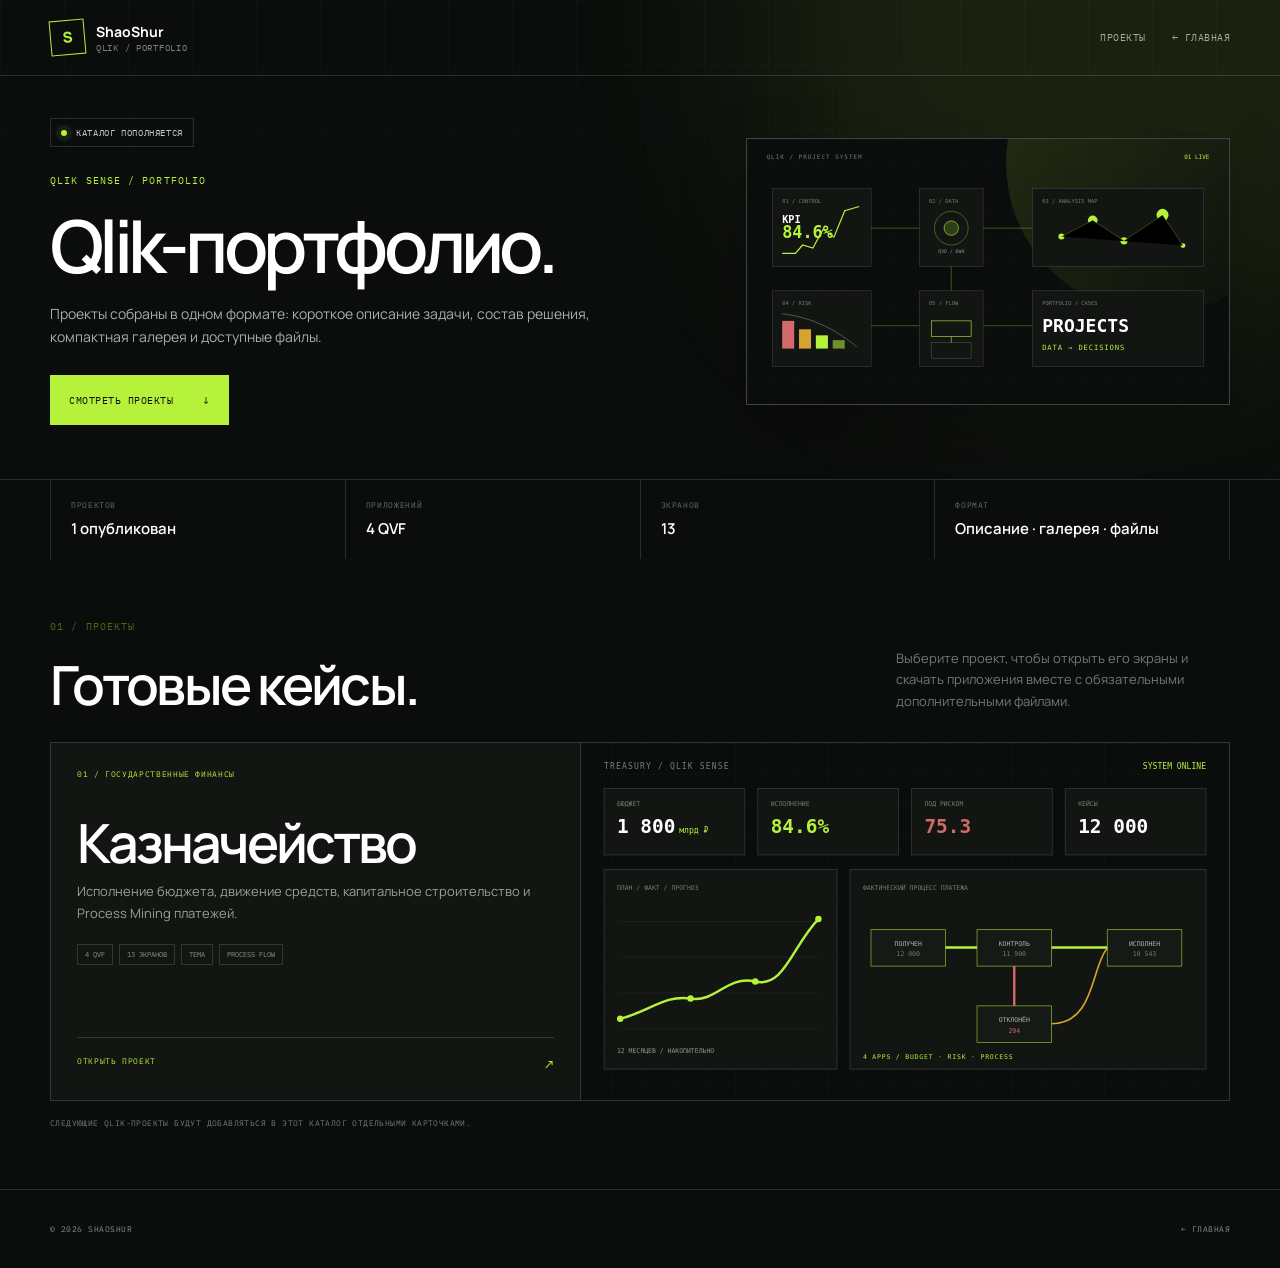
<file: portfolio/index.html>
<!doctype html>
<html lang="ru">
<head>
  <meta charset="UTF-8">
  <meta name="viewport" content="width=device-width, initial-scale=1.0">
  <meta name="theme-color" content="#0b0d0c">
  <meta name="description" content="Портфолио Qlik Sense Павла Шурмистрова: проекты, интерфейсы, галереи и готовые приложения.">
  <meta property="og:type" content="website">
  <meta property="og:locale" content="ru_RU">
  <meta property="og:title" content="Портфолио Qlik Sense | ShaoShur">
  <meta property="og:description" content="Каталог Qlik Sense-проектов с кратким описанием, экранами и файлами.">
  <meta property="og:url" content="https://shaoshur.com/portfolio/">
  <link rel="canonical" href="https://shaoshur.com/portfolio/">
  <link rel="icon" href="../assets/favicon.svg" type="image/svg+xml">
  <link rel="preconnect" href="https://fonts.googleapis.com">
  <link rel="preconnect" href="https://fonts.gstatic.com" crossorigin>
  <link href="https://fonts.googleapis.com/css2?family=IBM+Plex+Mono:wght@400;500&family=Manrope:wght@400;500;600;700;800&display=swap" rel="stylesheet">
  <title>Портфолио Qlik Sense | ShaoShur</title>
  <script>document.documentElement.classList.add('js')</script>
  <link rel="stylesheet" href="../assets/detail.css">
  <link rel="stylesheet" href="../assets/portfolio.css">
</head>
<body class="portfolio-page">
  <a class="skip-link" href="#main">К содержанию</a>

  <header class="detail-header">
    <div class="container">
      <a class="detail-brand" href="../index.html" aria-label="ShaoShur — на главную">
        <span class="detail-brand-mark">S</span>
        <span class="detail-brand-copy"><strong>ShaoShur</strong><small>Qlik / Portfolio</small></span>
      </a>
      <nav class="detail-nav" aria-label="Навигация страницы">
        <a href="#projects">Проекты</a>
        <a class="back-link" href="../index.html#portfolio">← Главная</a>
      </nav>
    </div>
  </header>

  <main id="main">
    <section class="detail-hero">
      <div class="container detail-hero-grid">
        <div class="reveal">
          <div class="detail-status"><i></i> Каталог пополняется</div>
          <p class="detail-kicker">Qlik Sense / Portfolio</p>
          <h1>Qlik-портфолио.</h1>
          <p class="detail-lead">Проекты собраны в одном формате: короткое описание задачи, состав решения, компактная галерея и доступные файлы.</p>
          <div class="detail-actions"><a class="detail-button primary" href="#projects">Смотреть проекты <span>↓</span></a></div>
        </div>
        <div class="vector-hero reveal"><img src="../assets/portfolio/portfolio-overview.svg" alt="Стилизованная схема каталога Qlik-проектов"></div>
      </div>
    </section>

    <section class="detail-meta" aria-label="Краткая информация о портфолио">
      <div class="container detail-meta-grid">
        <div><span>Проектов</span><strong>1 опубликован</strong></div>
        <div><span>Приложений</span><strong>4 QVF</strong></div>
        <div><span>Экранов</span><strong>13</strong></div>
        <div><span>Формат</span><strong>Описание · галерея · файлы</strong></div>
      </div>
    </section>

    <section class="portfolio-list-section section-dark" id="projects">
      <div class="container">
        <div class="compact-section-head reveal">
          <div><p class="section-label">01 / ПРОЕКТЫ</p><h2>Готовые кейсы.</h2></div>
          <p>Выберите проект, чтобы открыть его экраны и скачать приложения вместе с обязательными дополнительными файлами.</p>
        </div>

        <div class="portfolio-project-list">
          <a class="portfolio-project-card reveal" href="treasury/index.html">
            <div class="portfolio-project-copy">
              <span>01 / Государственные финансы</span>
              <h2>Казначейство</h2>
              <p>Исполнение бюджета, движение средств, капитальное строительство и Process Mining платежей.</p>
              <ul class="portfolio-project-meta" aria-label="Состав проекта"><li>4 QVF</li><li>13 экранов</li><li>Тема</li><li>Process Flow</li></ul>
              <span class="portfolio-project-link">Открыть проект <b aria-hidden="true">↗</b></span>
            </div>
            <div class="portfolio-project-art"><img src="../assets/portfolio/treasury/treasury-overview.svg" alt="Стилизованная схема проекта Казначейство"></div>
          </a>
        </div>
        <p class="catalog-footnote">Следующие Qlik-проекты будут добавляться в этот каталог отдельными карточками.</p>
      </div>
    </section>
  </main>

  <footer class="portfolio-mini-footer"><div class="container"><span>© <span data-year></span> ShaoShur</span><a href="../index.html#portfolio">← Главная</a></div></footer>
  <script src="../assets/detail.js" defer></script>
</body>
</html>
</file>
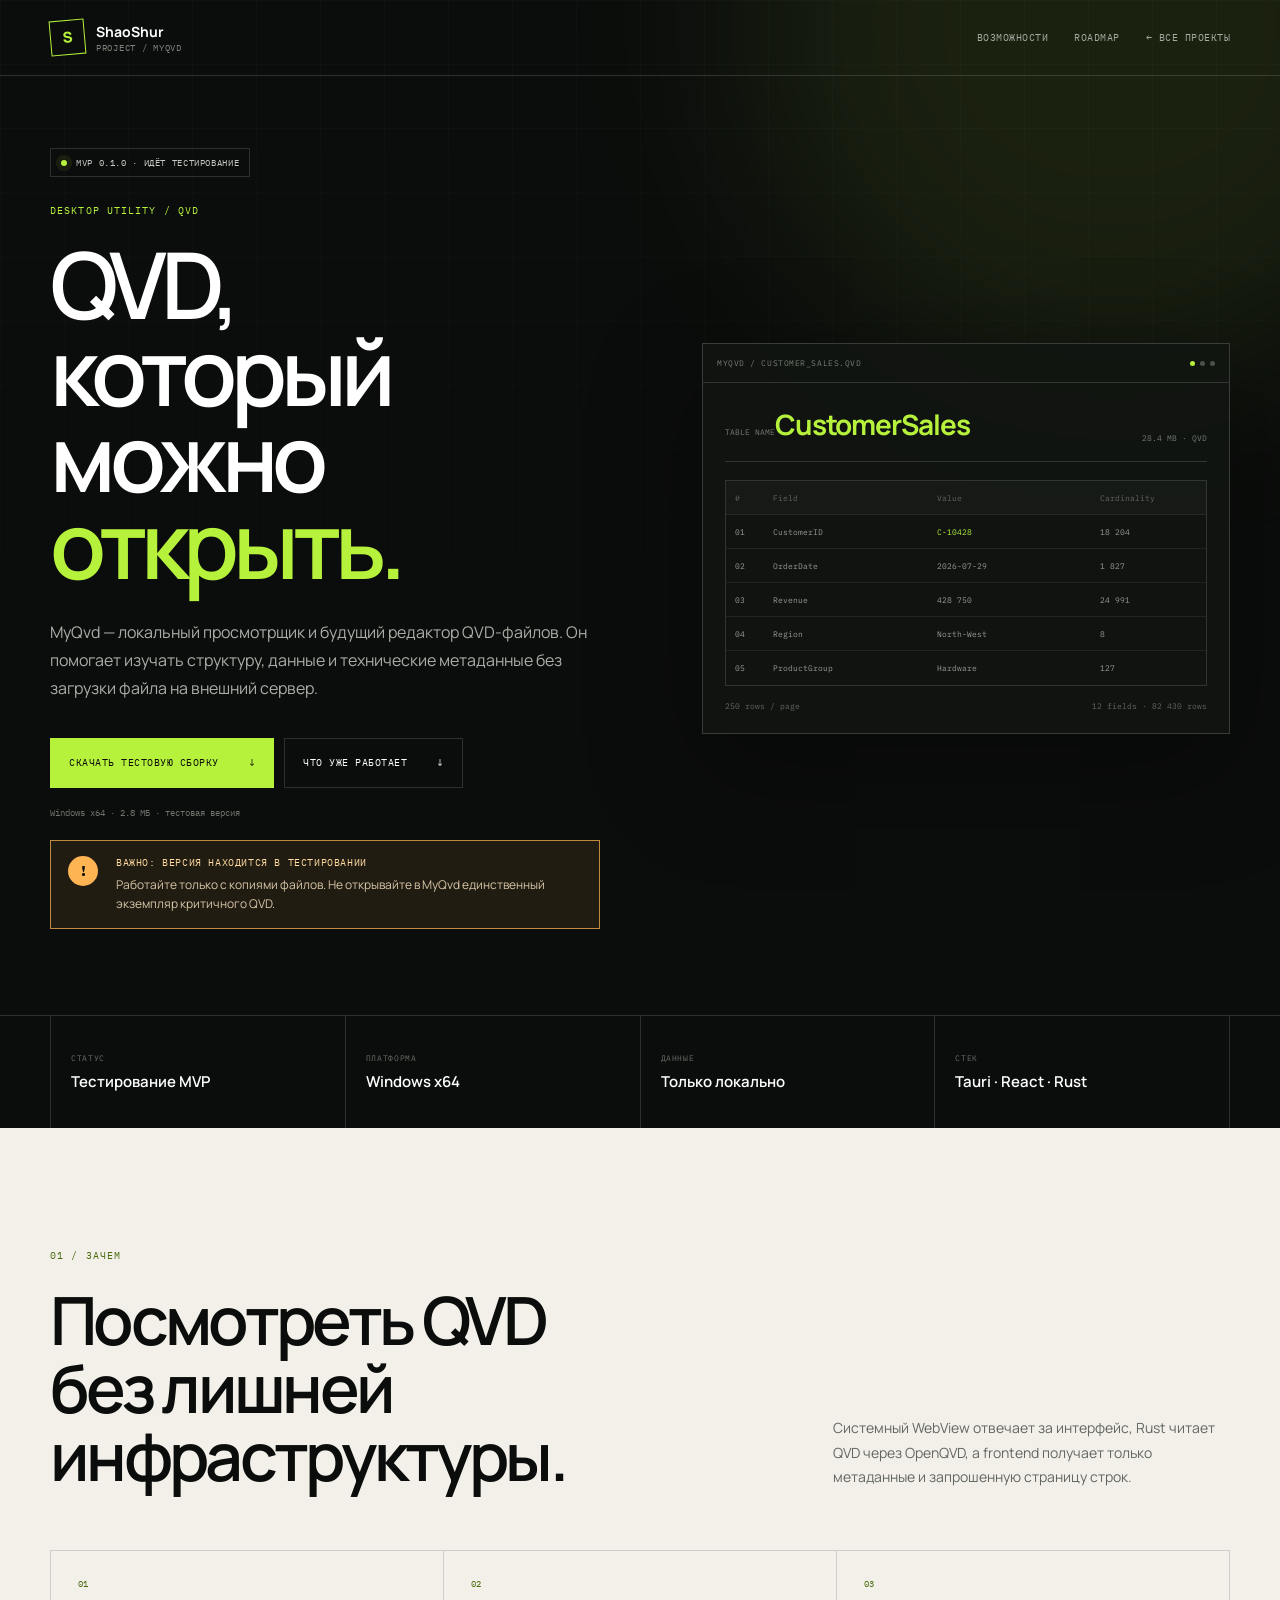
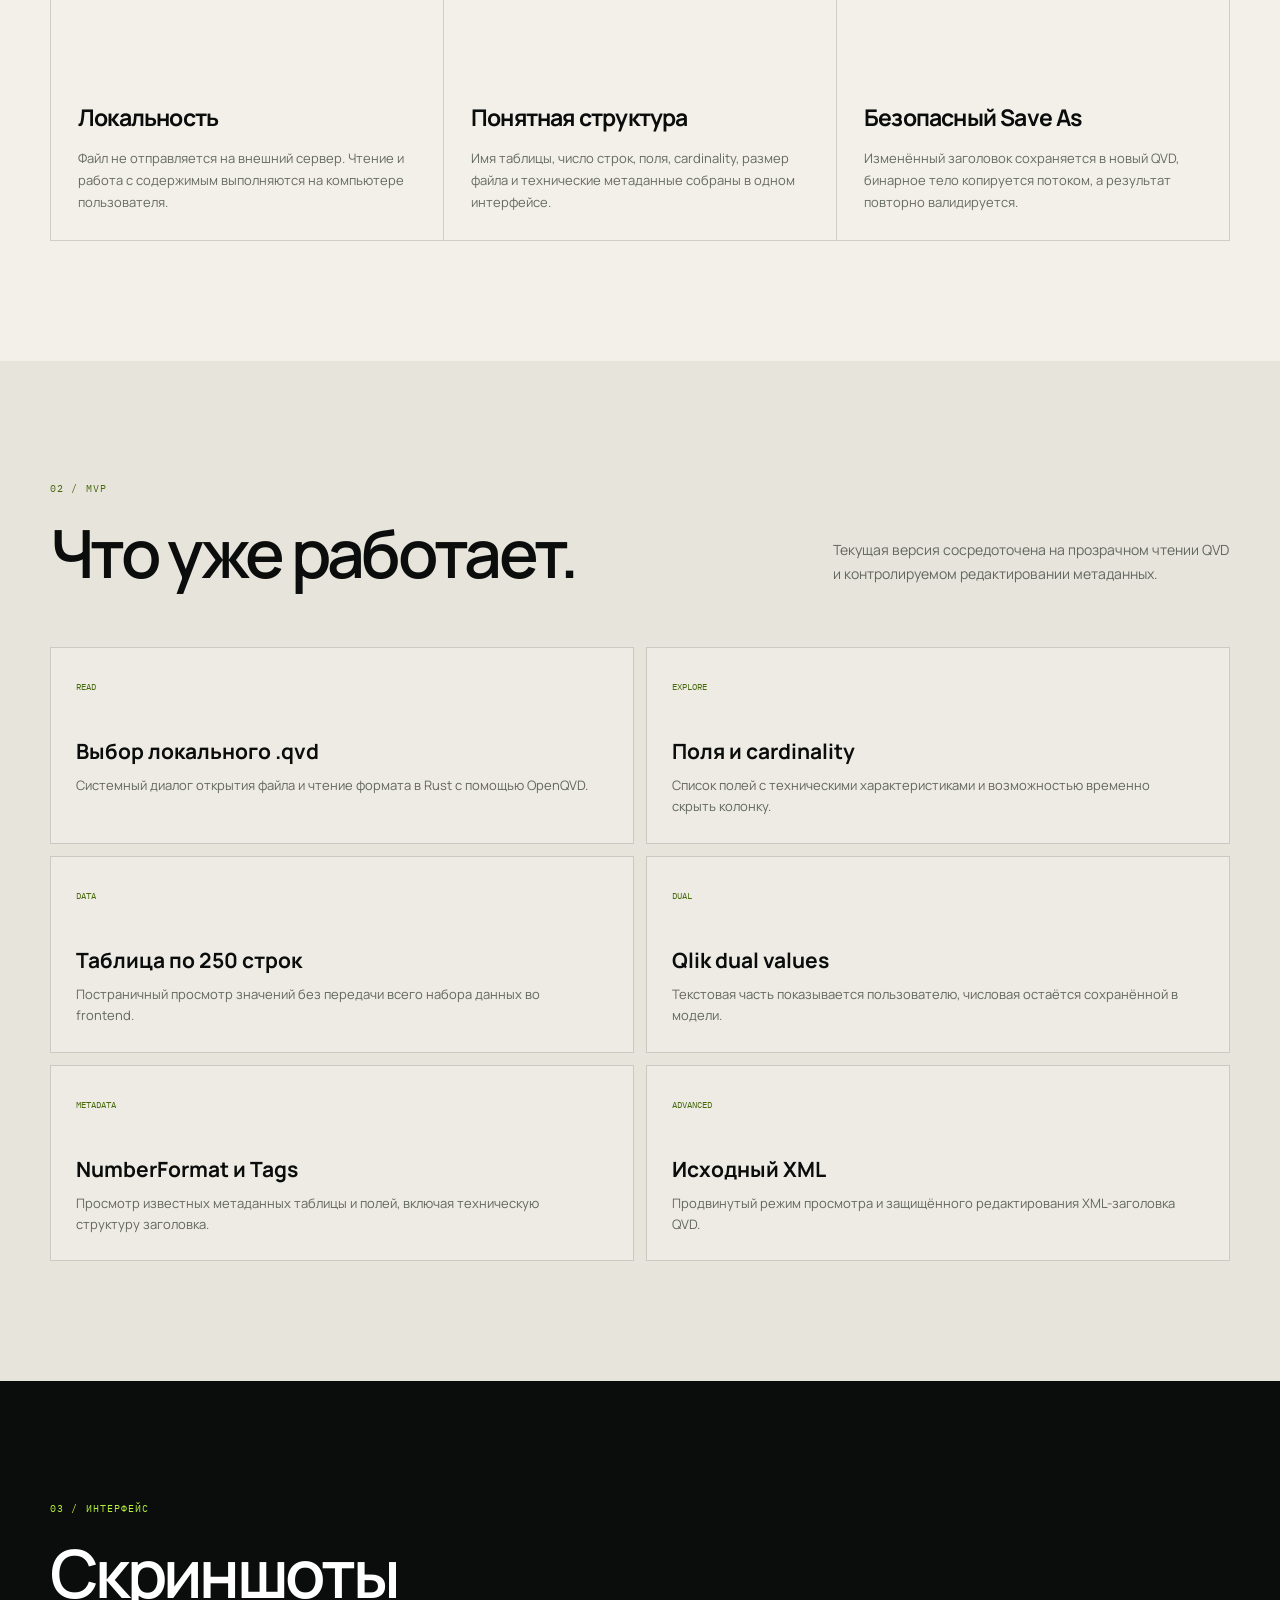
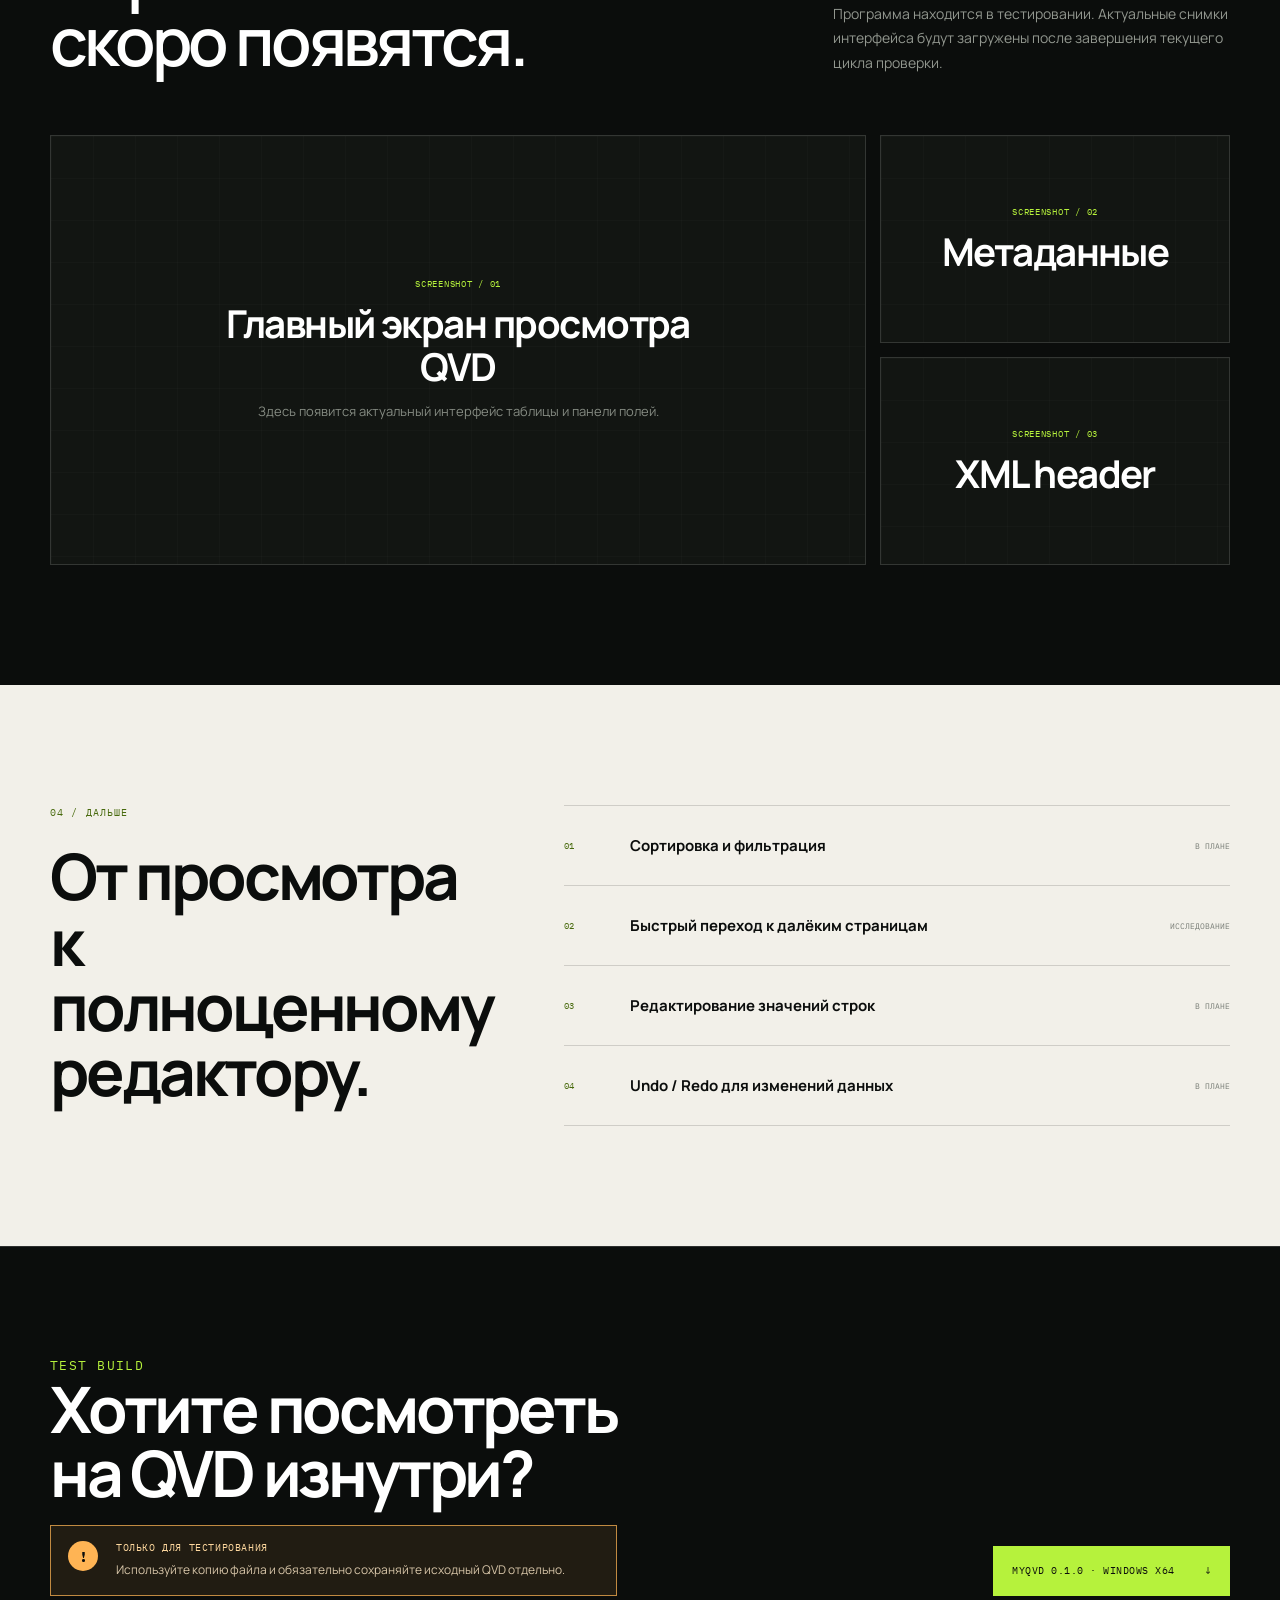
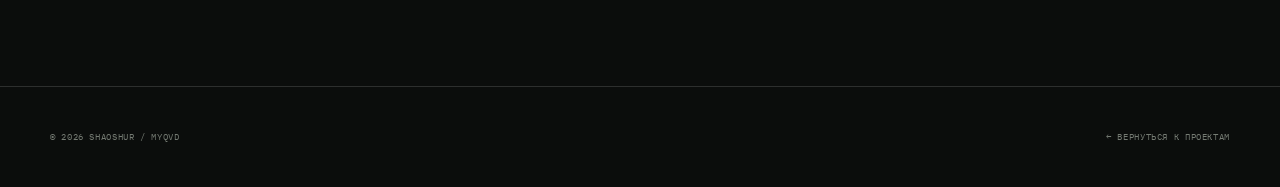
<file: projects/myqvd/index.html>
<!doctype html>
<html lang="ru">
<head>
  <meta charset="UTF-8">
  <meta name="viewport" content="width=device-width, initial-scale=1.0">
  <meta name="theme-color" content="#0b0d0c">
  <meta name="description" content="MyQvd — локальный просмотрщик и редактор метаданных QVD-файлов для Windows. Проект ShaoShur на Tauri, React и Rust.">
  <link rel="icon" href="../../assets/favicon.svg" type="image/svg+xml">
  <link rel="preconnect" href="https://fonts.googleapis.com">
  <link rel="preconnect" href="https://fonts.gstatic.com" crossorigin>
  <link href="https://fonts.googleapis.com/css2?family=IBM+Plex+Mono:wght@400;500&family=Manrope:wght@400;500;600;700;800&display=swap" rel="stylesheet">
  <title>MyQvd — локальная работа с QVD | ShaoShur</title>
  <script>document.documentElement.classList.add('js')</script>
  <link rel="stylesheet" href="../../assets/detail.css">
</head>
<body>
  <a class="skip-link" href="#main">К содержанию</a>

  <header class="detail-header">
    <div class="container">
      <a class="detail-brand" href="../../index.html" aria-label="ShaoShur — на главную">
        <span class="detail-brand-mark">S</span>
        <span class="detail-brand-copy"><strong>ShaoShur</strong><small>Project / MyQvd</small></span>
      </a>
      <nav class="detail-nav" aria-label="Навигация страницы">
        <a class="optional" href="#features">Возможности</a>
        <a class="optional" href="#roadmap">Roadmap</a>
        <a class="back-link" href="../../index.html#projects">← Все проекты</a>
      </nav>
    </div>
  </header>

  <main id="main">
    <section class="detail-hero">
      <div class="container detail-hero-grid">
        <div class="reveal">
          <div class="detail-status"><i></i> MVP 0.1.0 · идёт тестирование</div>
          <p class="detail-kicker">Desktop utility / QVD</p>
          <h1>QVD,<br>который можно <em>открыть.</em></h1>
          <p class="detail-lead">MyQvd — локальный просмотрщик и будущий редактор QVD-файлов. Он помогает изучать структуру, данные и технические метаданные без загрузки файла на внешний сервер.</p>
          <div class="detail-actions">
            <a class="detail-button primary" href="../../downloads/MyQvd-0.1.0-windows-x64.zip" download>Скачать тестовую сборку <span>↓</span></a>
            <a class="detail-button" href="#features">Что уже работает <span>↓</span></a>
          </div>
          <p class="detail-note">Windows x64 · 2.8 МБ · тестовая версия</p>
          <div class="test-warning" role="note" aria-label="Предупреждение о тестовой версии">
            <span class="test-warning-icon" aria-hidden="true">!</span>
            <div><strong>Важно: версия находится в тестировании</strong><p>Работайте только с копиями файлов. Не открывайте в MyQvd единственный экземпляр критичного QVD.</p></div>
          </div>
        </div>

        <div class="hero-panel reveal" aria-label="Концептуальный интерфейс MyQvd">
          <div class="window-bar"><span>MYQVD / CUSTOMER_SALES.QVD</span><span class="window-dots"><i></i><i></i><i></i></span></div>
          <div class="panel-body">
            <div class="panel-title"><div><small>TABLE NAME</small><strong>CustomerSales</strong></div><small>28.4 MB · QVD</small></div>
            <div class="data-table" aria-hidden="true">
              <div class="data-row header"><span>#</span><span>Field</span><span>Value</span><span>Cardinality</span></div>
              <div class="data-row"><span>01</span><span>CustomerID</span><span class="ok">C-10428</span><span>18 204</span></div>
              <div class="data-row"><span>02</span><span>OrderDate</span><span>2026-07-29</span><span>1 827</span></div>
              <div class="data-row"><span>03</span><span>Revenue</span><span>428 750</span><span>24 991</span></div>
              <div class="data-row"><span>04</span><span>Region</span><span>North-West</span><span>8</span></div>
              <div class="data-row"><span>05</span><span>ProductGroup</span><span>Hardware</span><span>127</span></div>
            </div>
            <div class="panel-footer"><span>250 rows / page</span><span>12 fields · 82 430 rows</span></div>
          </div>
        </div>
      </div>
    </section>

    <section class="detail-meta" aria-label="Краткая информация о проекте">
      <div class="container detail-meta-grid">
        <div><span>Статус</span><strong>Тестирование MVP</strong></div>
        <div><span>Платформа</span><strong>Windows x64</strong></div>
        <div><span>Данные</span><strong>Только локально</strong></div>
        <div><span>Стек</span><strong>Tauri · React · Rust</strong></div>
      </div>
    </section>

    <section class="detail-section paper" id="features">
      <div class="container">
        <div class="section-head reveal">
          <div><p class="section-label">01 / ЗАЧЕМ</p><h2>Посмотреть QVD<br>без лишней инфраструктуры.</h2></div>
          <p>Системный WebView отвечает за интерфейс, Rust читает QVD через OpenQVD, а frontend получает только метаданные и запрошенную страницу строк.</p>
        </div>
        <div class="feature-grid">
          <article class="feature-card reveal"><span>01</span><h3>Локальность</h3><p>Файл не отправляется на внешний сервер. Чтение и работа с содержимым выполняются на компьютере пользователя.</p></article>
          <article class="feature-card reveal"><span>02</span><h3>Понятная структура</h3><p>Имя таблицы, число строк, поля, cardinality, размер файла и технические метаданные собраны в одном интерфейсе.</p></article>
          <article class="feature-card reveal"><span>03</span><h3>Безопасный Save As</h3><p>Изменённый заголовок сохраняется в новый QVD, бинарное тело копируется потоком, а результат повторно валидируется.</p></article>
        </div>
      </div>
    </section>

    <section class="detail-section soft">
      <div class="container">
        <div class="section-head reveal">
          <div><p class="section-label">02 / MVP</p><h2>Что уже работает.</h2></div>
          <p>Текущая версия сосредоточена на прозрачном чтении QVD и контролируемом редактировании метаданных.</p>
        </div>
        <div class="capability-grid">
          <article class="capability-card reveal"><span>READ</span><h3>Выбор локального .qvd</h3><p>Системный диалог открытия файла и чтение формата в Rust с помощью OpenQVD.</p></article>
          <article class="capability-card reveal"><span>EXPLORE</span><h3>Поля и cardinality</h3><p>Список полей с техническими характеристиками и возможностью временно скрыть колонку.</p></article>
          <article class="capability-card reveal"><span>DATA</span><h3>Таблица по 250 строк</h3><p>Постраничный просмотр значений без передачи всего набора данных во frontend.</p></article>
          <article class="capability-card reveal"><span>DUAL</span><h3>Qlik dual values</h3><p>Текстовая часть показывается пользователю, числовая остаётся сохранённой в модели.</p></article>
          <article class="capability-card reveal"><span>METADATA</span><h3>NumberFormat и Tags</h3><p>Просмотр известных метаданных таблицы и полей, включая техническую структуру заголовка.</p></article>
          <article class="capability-card reveal"><span>ADVANCED</span><h3>Исходный XML</h3><p>Продвинутый режим просмотра и защищённого редактирования XML-заголовка QVD.</p></article>
        </div>
      </div>
    </section>

    <section class="detail-section dark" aria-labelledby="screenshots-title">
      <div class="container">
        <div class="section-head reveal">
          <div><p class="section-label">03 / ИНТЕРФЕЙС</p><h2 id="screenshots-title">Скриншоты<br>скоро появятся.</h2></div>
          <p>Программа находится в тестировании. Актуальные снимки интерфейса будут загружены после завершения текущего цикла проверки.</p>
        </div>
        <div class="gallery-placeholder reveal">
          <div class="placeholder-frame"><div class="placeholder-grid"></div><div class="placeholder-center"><span>SCREENSHOT / 01</span><strong>Главный экран просмотра QVD</strong><p>Здесь появится актуальный интерфейс таблицы и панели полей.</p></div></div>
          <div class="placeholder-stack">
            <div class="placeholder-frame"><div class="placeholder-grid"></div><div class="placeholder-center"><span>SCREENSHOT / 02</span><strong>Метаданные</strong></div></div>
            <div class="placeholder-frame"><div class="placeholder-grid"></div><div class="placeholder-center"><span>SCREENSHOT / 03</span><strong>XML header</strong></div></div>
          </div>
        </div>
      </div>
    </section>

    <section class="detail-section paper" id="roadmap">
      <div class="container roadmap">
        <div class="roadmap-copy reveal"><p class="section-label">04 / ДАЛЬШЕ</p><h2>От просмотра<br>к полноценному редактору.</h2></div>
        <div class="roadmap-list reveal">
          <div class="roadmap-item"><span>01</span><strong>Сортировка и фильтрация</strong><small>в плане</small></div>
          <div class="roadmap-item"><span>02</span><strong>Быстрый переход к далёким страницам</strong><small>исследование</small></div>
          <div class="roadmap-item"><span>03</span><strong>Редактирование значений строк</strong><small>в плане</small></div>
          <div class="roadmap-item"><span>04</span><strong>Undo / Redo для изменений данных</strong><small>в плане</small></div>
        </div>
      </div>
    </section>

    <section class="detail-cta">
      <div class="container detail-cta-inner reveal">
        <div><p class="section-label">TEST BUILD</p><h2>Хотите посмотреть<br>на QVD изнутри?</h2><div class="test-warning" role="note"><span class="test-warning-icon" aria-hidden="true">!</span><div><strong>Только для тестирования</strong><p>Используйте копию файла и обязательно сохраняйте исходный QVD отдельно.</p></div></div></div>
        <a class="detail-button primary" href="../../downloads/MyQvd-0.1.0-windows-x64.zip" download>MyQvd 0.1.0 · Windows x64 <span>↓</span></a>
      </div>
    </section>
  </main>

  <footer class="detail-footer">
    <div class="container"><span>© <span data-year>2026</span> ShaoShur / MyQvd</span><a href="../../index.html#projects">← Вернуться к проектам</a></div>
  </footer>
  <script src="../../assets/detail.js" defer></script>
</body>
</html>
</file>
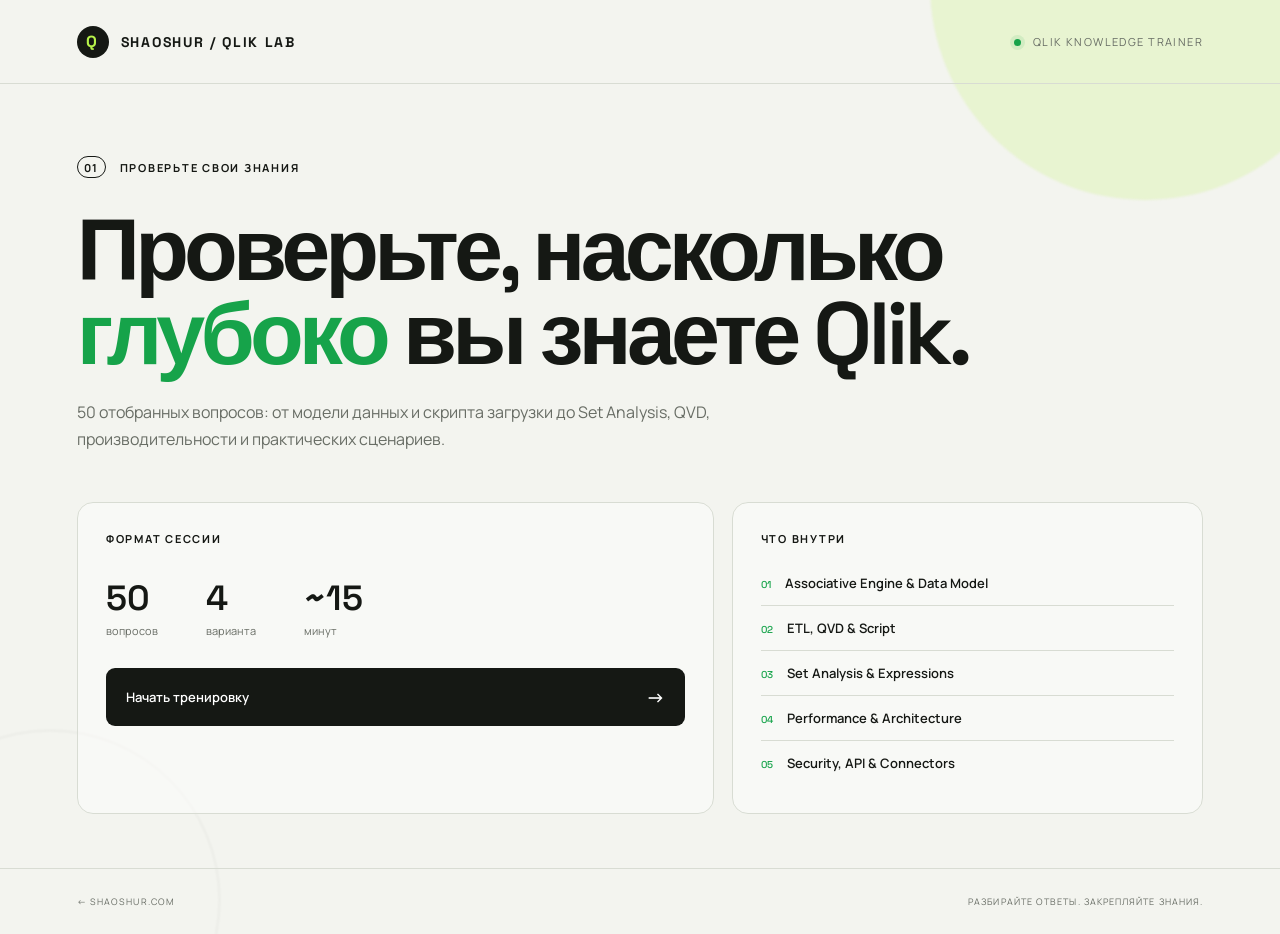
<file: projects/qlik-trainer/index.html>
<!doctype html>
<html lang="ru">
<head>
  <meta charset="UTF-8" />
  <meta name="viewport" content="width=device-width, initial-scale=1.0" />
  <meta name="description" content="Тренажёр для самопроверки знаний Qlik Sense: 50 отобранных вопросов с объяснениями." />
  <title>Qlik Sense — Knowledge Trainer</title>
  <link rel="preconnect" href="https://fonts.googleapis.com">
  <link rel="preconnect" href="https://fonts.gstatic.com" crossorigin>
  <link href="https://fonts.googleapis.com/css2?family=Manrope:wght@400;500;600;700&family=Space+Grotesk:wght@500;600;700&display=swap" rel="stylesheet">
  <link rel="stylesheet" href="styles.css" />
  <link rel="stylesheet" href="review.css" />
  <link rel="stylesheet" href="flag.css" />
  <link rel="stylesheet" href="flag-options.css" />
  <link rel="stylesheet" href="portfolio.css" />
</head>
<body>
  <div class="ambient ambient-one"></div><div class="ambient ambient-two"></div>
  <header class="topbar">
    <a class="brand" href="../../index.html" aria-label="Вернуться на ShaoShur.com"><span class="brand-mark">Q</span><span>SHAOSHUR / QLIK LAB</span></a>
    <div class="top-meta"><span class="status-dot"></span> Qlik knowledge trainer</div>
  </header>

  <main>
    <section id="start-screen" class="screen start-screen active">
      <div class="eyebrow"><span>01</span> Проверьте свои знания</div>
      <h1>Проверьте, насколько<br><em>глубоко</em> вы знаете Qlik.</h1>
      <p class="lead">50 отобранных вопросов: от модели данных и скрипта загрузки до Set Analysis, QVD, производительности и практических сценариев.</p>
      <div class="start-grid">
        <div class="start-card">
          <div class="card-label">ФОРМАТ СЕССИИ</div>
          <div class="stats-row">
            <div><strong>50</strong><span>вопросов</span></div>
            <div><strong>4</strong><span>варианта</span></div>
            <div><strong>~15</strong><span>минут</span></div>
          </div>
          <button id="start-btn" class="primary-btn">Начать тренировку <span>→</span></button>
          <button id="continue-btn" class="text-btn hidden">Продолжить с вопроса <span id="continue-number"></span></button>
        </div>
        <div class="topics">
          <div class="card-label">ЧТО ВНУТРИ</div>
          <ul>
            <li><span>01</span>Associative Engine & Data Model</li>
            <li><span>02</span>ETL, QVD & Script</li>
            <li><span>03</span>Set Analysis & Expressions</li>
            <li><span>04</span>Performance & Architecture</li>
            <li><span>05</span>Security, API & Connectors</li>
          </ul>
        </div>
      </div>
    </section>

    <section id="quiz-screen" class="screen quiz-screen">
      <div class="quiz-header">
        <button id="quit-btn" class="icon-btn" aria-label="Выйти">←</button>
        <div class="progress-wrap"><div class="progress-label"><span id="progress-topic">ОСНОВЫ</span><span><b id="question-current">1</b> / <span id="question-total">50</span></span></div><div class="progress-track"><div id="progress-fill"></div></div></div>
        <div class="score-pill"><span>◆</span> <b id="score">0</b></div>
      </div>
      <article class="question-panel">
        <div class="question-meta"><span id="difficulty" class="difficulty">БАЗОВЫЙ</span><span id="category">Associative Engine</span><button id="flag-btn" class="flag-btn" type="button" aria-pressed="false"><span class="flag-box">✓</span><span class="flag-label">Отметить вопрос</span></button></div>
        <h2 id="question-text"></h2>
        <div id="answers" class="answers"></div>
        <div id="explanation" class="explanation hidden">
          <div class="explanation-icon">i</div>
          <div><div id="explanation-title" class="explanation-title"></div><p id="explanation-text"></p></div>
        </div>
        <button id="next-btn" class="primary-btn next-btn hidden">Следующий вопрос <span>→</span></button>
      </article>
    </section>

    <section id="result-screen" class="screen result-screen">
      <div class="result-kicker">СЕССИЯ ЗАВЕРШЕНА</div>
      <div class="result-score"><span id="result-percent">0</span><small>%</small></div>
      <h2 id="result-title">Результат</h2><p id="result-copy"></p>
      <div class="result-stats"><div><span>Верно</span><strong id="correct-count">0</strong></div><div><span>Ошибок</span><strong id="wrong-count">0</strong></div><div><span>Лучшая серия</span><strong id="best-streak">0</strong></div></div>
      <div id="category-results" class="category-results"></div>
      <div class="result-actions">
        <button id="review-btn" class="secondary-btn">Посмотреть ошибки <span id="review-count"></span></button>
        <button id="restart-btn" class="primary-btn">Начать заново <span>↻</span></button>
      </div>
      <section id="flagged-summary" class="flagged-summary">
        <div class="flagged-heading"><div><div class="result-kicker">ВАША ОБРАТНАЯ СВЯЗЬ</div><h3>Отмеченные вопросы <span id="flagged-total">0</span></h3></div><p>Эти вопросы вы пометили как неудачные во время теста.</p></div>
        <div id="flagged-list" class="flagged-list"></div>
      </section>
    </section>

    <section id="review-screen" class="screen review-screen">
      <div class="review-header">
        <button id="review-back-btn" class="icon-btn" aria-label="Назад">←</button>
        <div><div class="result-kicker">РАБОТА НАД ОШИБКАМИ</div><h2>Разбор ответов</h2></div>
        <button id="review-restart-btn" class="secondary-btn">Начать заново</button>
      </div>
      <p class="review-lead">Ваш ответ отмечен красным, правильный — зелёным.</p>
      <div id="review-list" class="review-list"></div>
    </section>
  </main>
  <footer><a href="../../index.html">← SHAOSHUR.COM</a><span>Разбирайте ответы. Закрепляйте знания.</span></footer>
  <script src="app.js"></script>
</body>
</html>
</file>
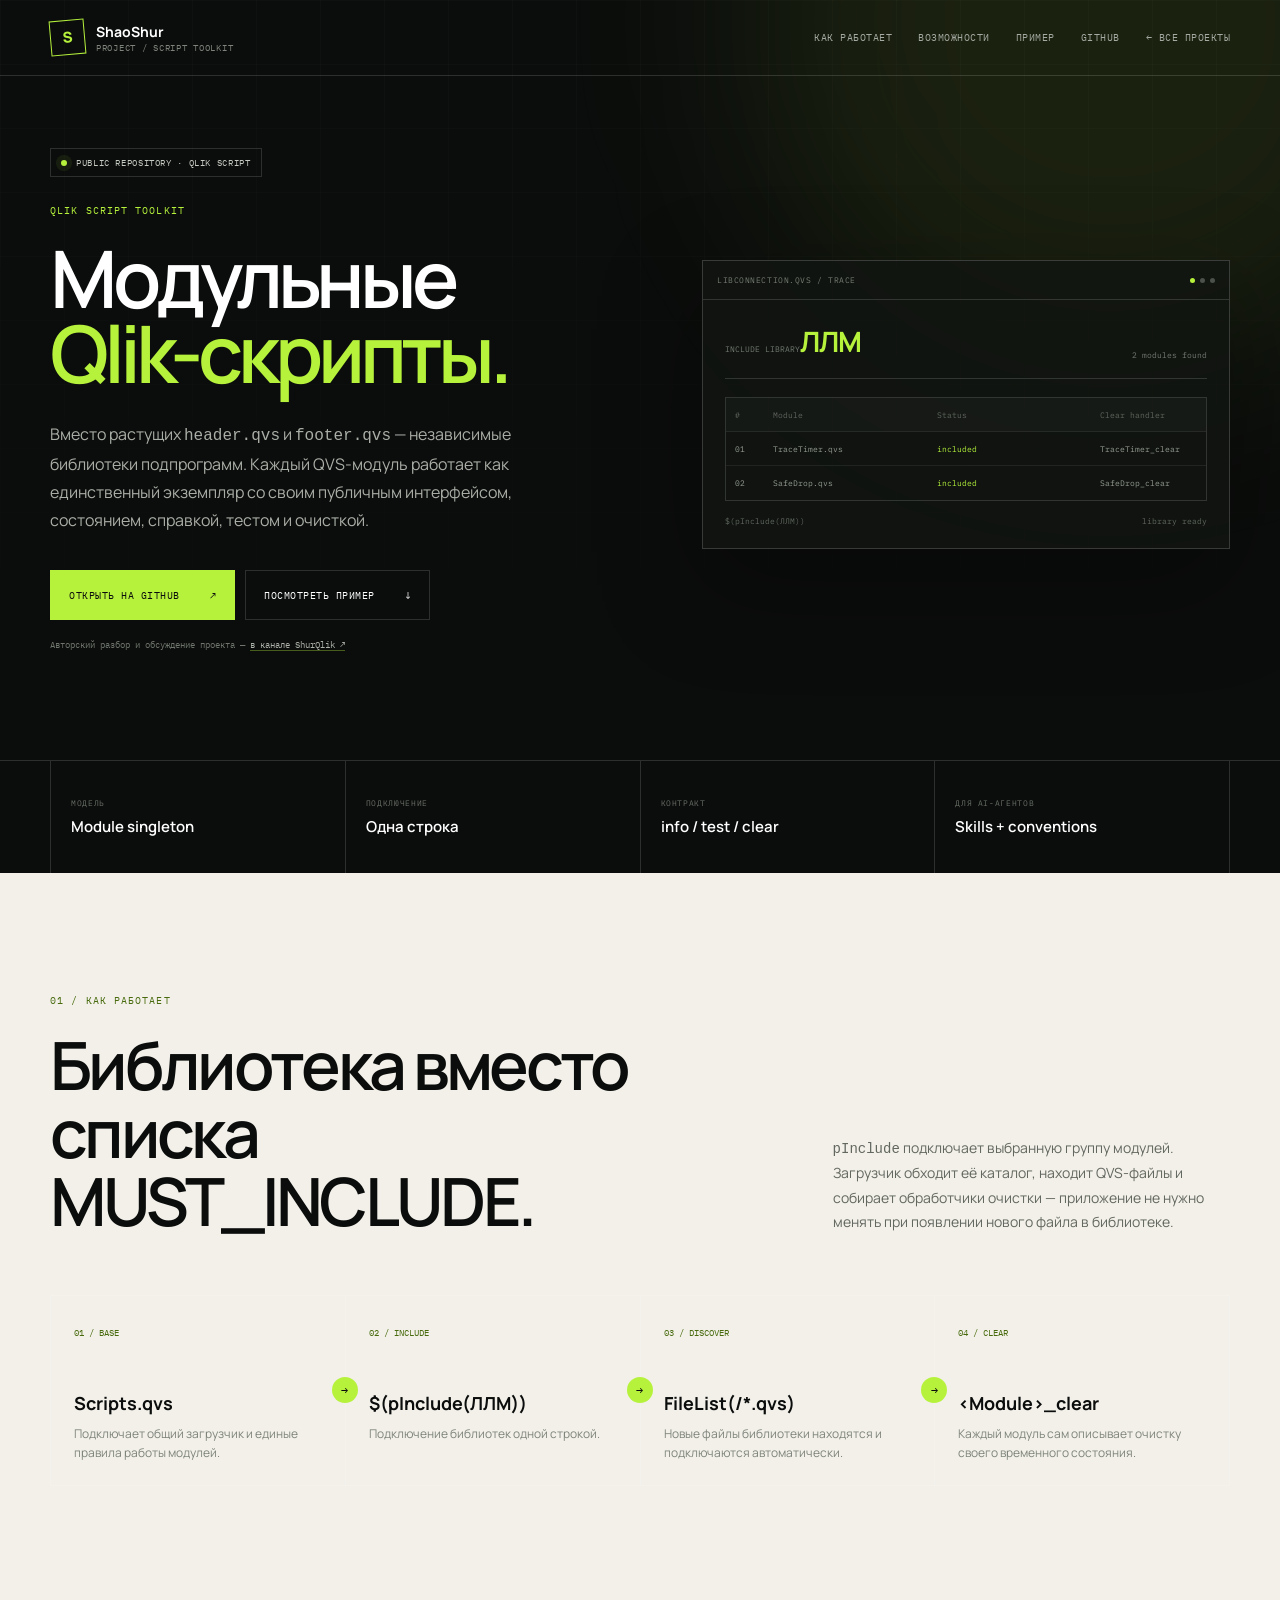
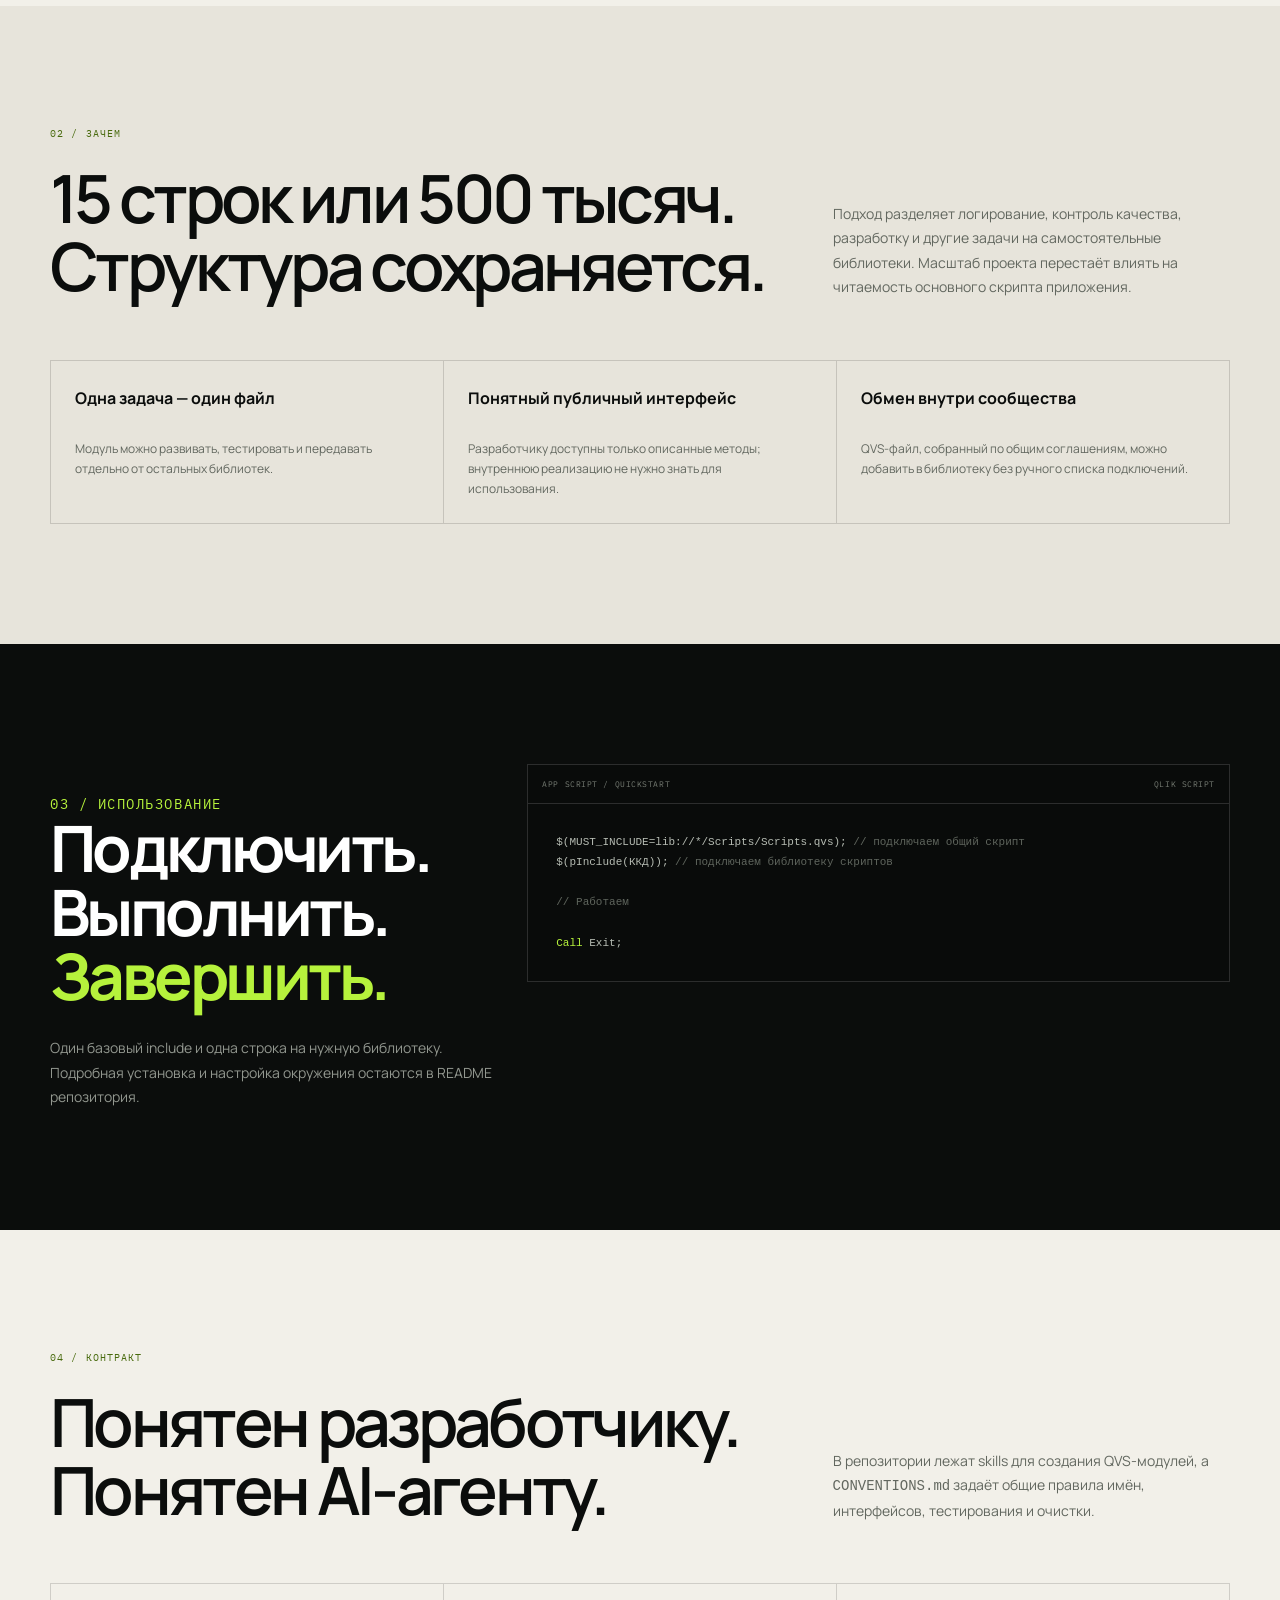
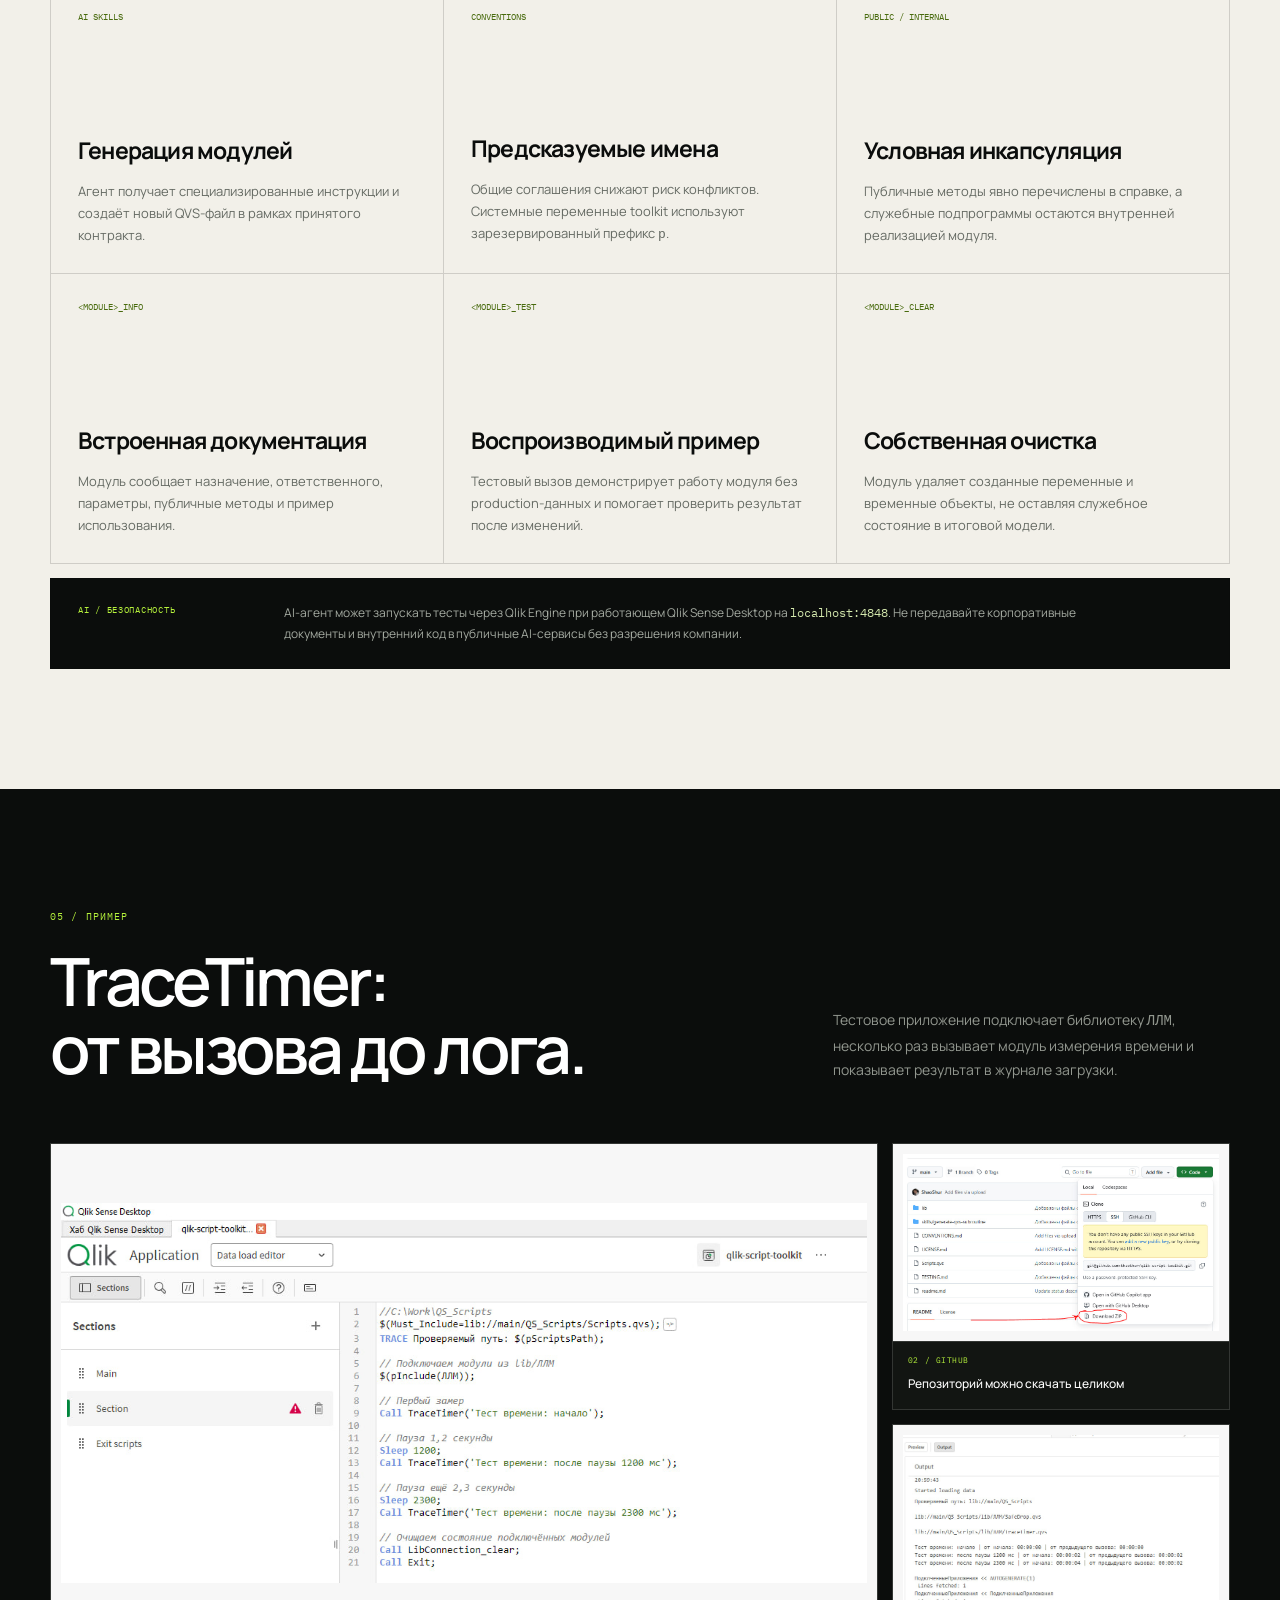
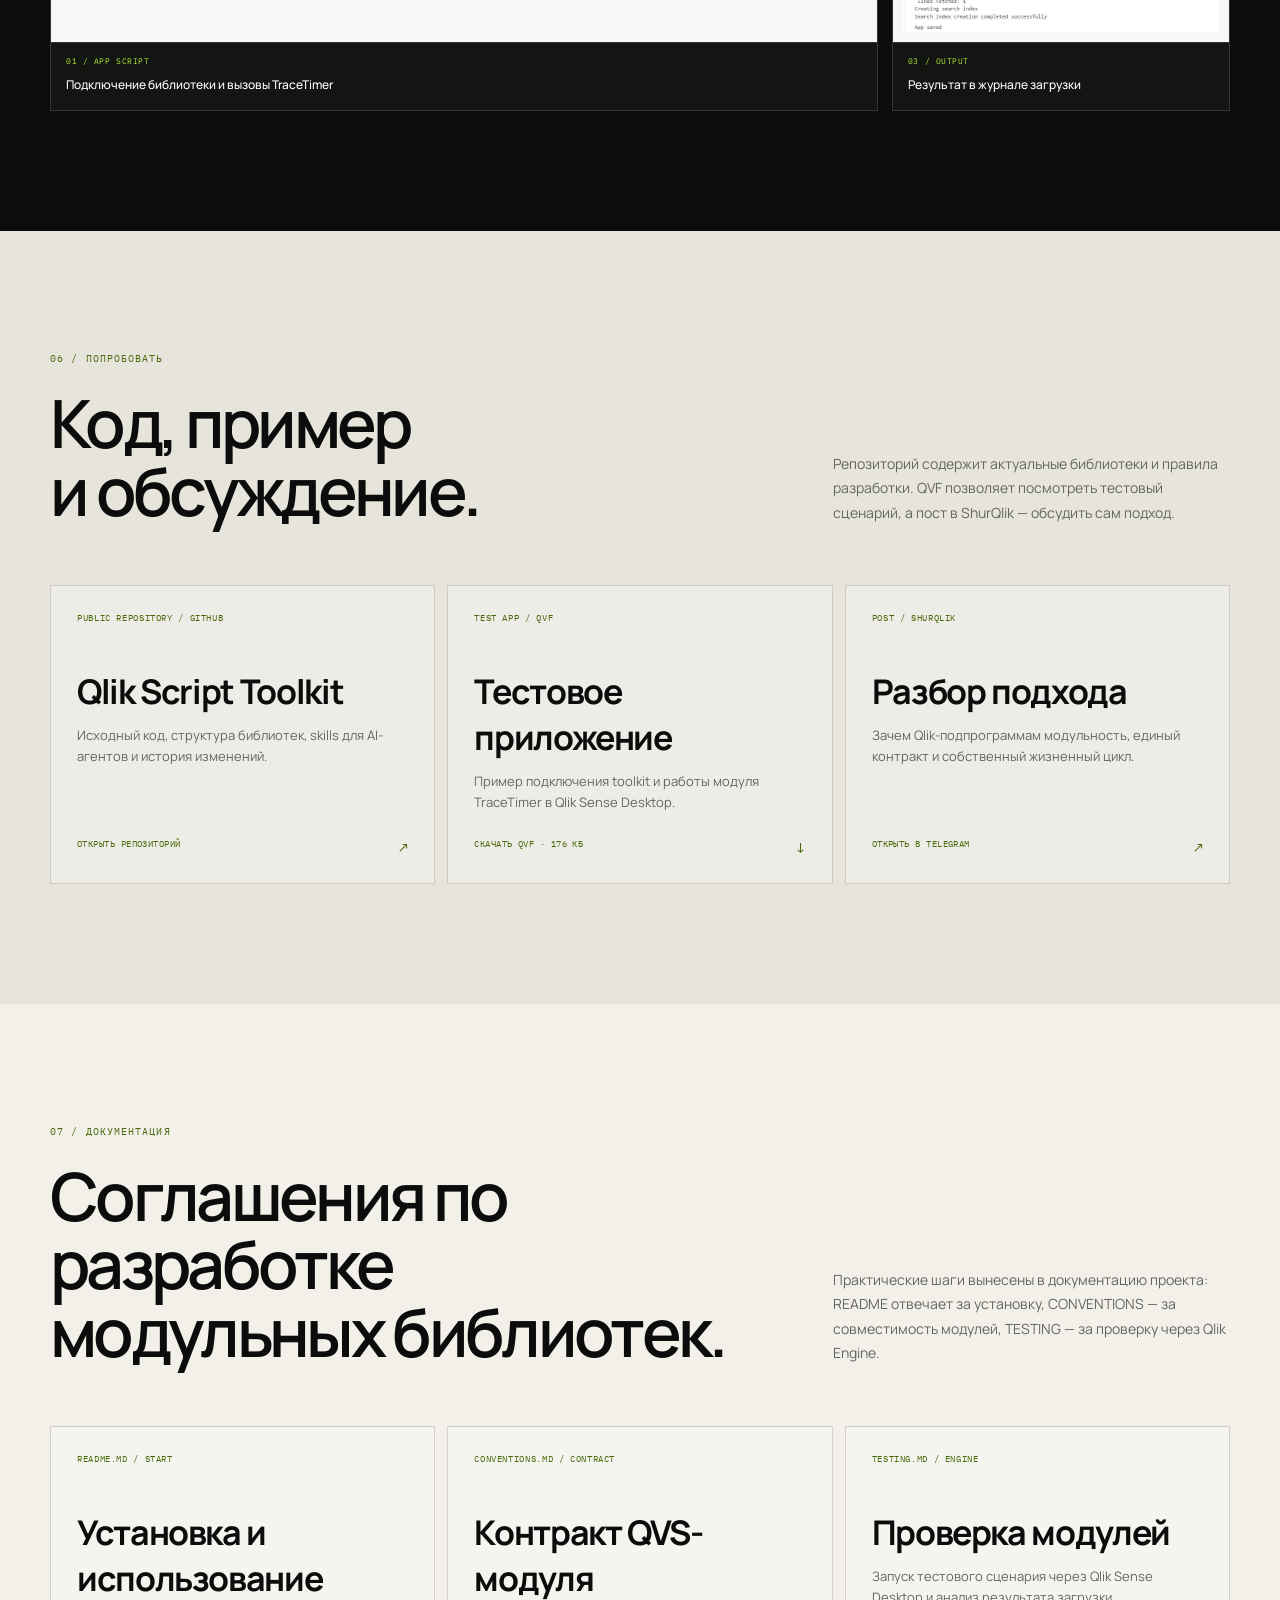
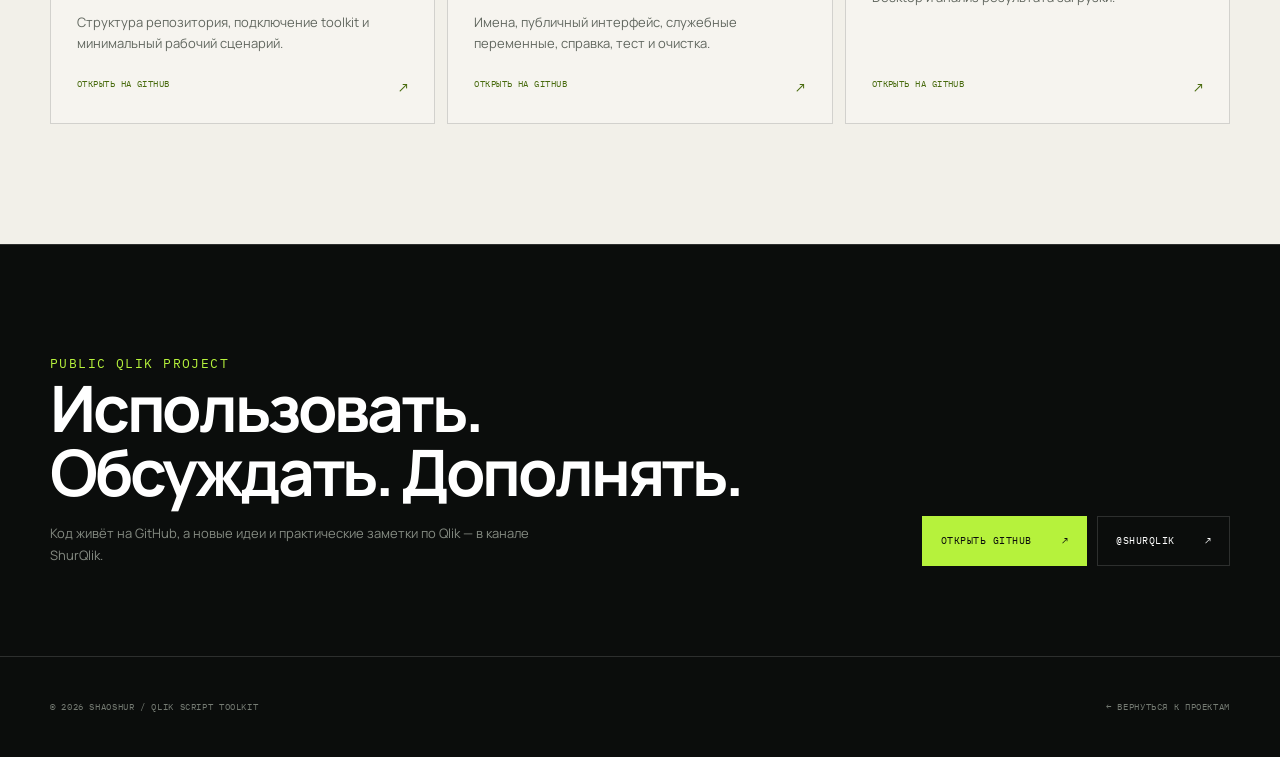
<file: projects/qvd-control-library/index.html>
<!doctype html>
<html lang="ru">
<head>
  <meta charset="UTF-8">
  <meta name="viewport" content="width=device-width, initial-scale=1.0">
  <meta name="theme-color" content="#0b0d0c">
  <meta name="description" content="Qlik Script Toolkit — модульные QVS-библиотеки для Qlik Sense: единый контракт, подключение одной строкой, встроенные справка, тестирование и очистка состояния.">
  <link rel="icon" href="../../assets/favicon.svg" type="image/svg+xml">
  <link rel="preconnect" href="https://fonts.googleapis.com">
  <link rel="preconnect" href="https://fonts.gstatic.com" crossorigin>
  <link href="https://fonts.googleapis.com/css2?family=IBM+Plex+Mono:wght@400;500&family=Manrope:wght@400;500;600;700;800&display=swap" rel="stylesheet">
  <title>Qlik Script Toolkit — модульные QVS-библиотеки | ShaoShur</title>
  <script>document.documentElement.classList.add('js')</script>
  <link rel="stylesheet" href="../../assets/detail.css">
</head>
<body>
  <a class="skip-link" href="#main">К содержанию</a>

  <header class="detail-header">
    <div class="container">
      <a class="detail-brand" href="../../index.html" aria-label="ShaoShur — на главную">
        <span class="detail-brand-mark">S</span>
        <span class="detail-brand-copy"><strong>ShaoShur</strong><small>Project / Script Toolkit</small></span>
      </a>
      <nav class="detail-nav" aria-label="Навигация страницы">
        <a class="optional" href="#architecture">Как работает</a>
        <a class="optional" href="#contract">Возможности</a>
        <a class="optional" href="#example">Пример</a>
        <a class="optional" href="https://github.com/ShaoShur/qlik-script-toolkit" target="_blank" rel="noopener noreferrer">GitHub</a>
        <a class="back-link" href="../../index.html#projects">← Все проекты</a>
      </nav>
    </div>
  </header>

  <main id="main">
    <section class="detail-hero">
      <div class="container detail-hero-grid">
        <div class="reveal">
          <div class="detail-status"><i></i> Public repository · Qlik Script</div>
          <p class="detail-kicker">Qlik Script Toolkit</p>
          <h1 class="toolkit-title">Модульные<br><em>Qlik-скрипты.</em></h1>
          <p class="detail-lead">Вместо растущих <code>header.qvs</code> и <code>footer.qvs</code> — независимые библиотеки подпрограмм. Каждый QVS-модуль работает как единственный экземпляр со своим публичным интерфейсом, состоянием, справкой, тестом и очисткой.</p>
          <div class="detail-actions">
            <a class="detail-button primary" href="https://github.com/ShaoShur/qlik-script-toolkit" target="_blank" rel="noopener noreferrer">Открыть на GitHub <span>↗</span></a>
            <a class="detail-button" href="#example">Посмотреть пример <span>↓</span></a>
          </div>
          <p class="detail-note">Авторский разбор и обсуждение проекта — <a href="https://t.me/ShurQlik/11" target="_blank" rel="noopener noreferrer">в канале ShurQlik ↗</a></p>
        </div>

        <div class="hero-panel reveal" aria-label="Загрузка модулей QVS">
          <div class="window-bar"><span>LIBCONNECTION.QVS / TRACE</span><span class="window-dots"><i></i><i></i><i></i></span></div>
          <div class="panel-body">
            <div class="panel-title"><div><small>INCLUDE LIBRARY</small><strong>ЛЛМ</strong></div><small>2 modules found</small></div>
            <div class="data-table" aria-hidden="true">
              <div class="data-row header"><span>#</span><span>Module</span><span>Status</span><span>Clear handler</span></div>
              <div class="data-row"><span>01</span><span>TraceTimer.qvs</span><span class="ok">included</span><span>TraceTimer_clear</span></div>
              <div class="data-row"><span>02</span><span>SafeDrop.qvs</span><span class="ok">included</span><span>SafeDrop_clear</span></div>
            </div>
            <div class="panel-footer"><span>$(pInclude(ЛЛМ))</span><span>library ready</span></div>
          </div>
        </div>
      </div>
    </section>

    <section class="detail-meta" aria-label="Краткая информация о проекте">
      <div class="container detail-meta-grid">
        <div><span>Модель</span><strong>Module singleton</strong></div>
        <div><span>Подключение</span><strong>Одна строка</strong></div>
        <div><span>Контракт</span><strong>info / test / clear</strong></div>
        <div><span>Для AI-агентов</span><strong>Skills + conventions</strong></div>
      </div>
    </section>

    <section class="detail-section paper" id="architecture">
      <div class="container">
        <div class="section-head reveal">
          <div><p class="section-label">01 / КАК РАБОТАЕТ</p><h2>Библиотека вместо списка<br>MUST_INCLUDE.</h2></div>
          <p><code>pInclude</code> подключает выбранную группу модулей. Загрузчик обходит её каталог, находит QVS-файлы и собирает обработчики очистки — приложение не нужно менять при появлении нового файла в библиотеке.</p>
        </div>
        <div class="flow-diagram reveal">
          <article class="flow-node"><span>01 / BASE</span><h3>Scripts.qvs</h3><p>Подключает общий загрузчик и единые правила работы модулей.</p></article>
          <article class="flow-node"><span>02 / INCLUDE</span><h3>$(pInclude(ЛЛМ))</h3><p>Подключение библиотек одной строкой.</p></article>
          <article class="flow-node"><span>03 / DISCOVER</span><h3>FileList(/*.qvs)</h3><p>Новые файлы библиотеки находятся и подключаются автоматически.</p></article>
          <article class="flow-node"><span>04 / CLEAR</span><h3>&lt;Module&gt;_clear</h3><p>Каждый модуль сам описывает очистку своего временного состояния.</p></article>
        </div>
      </div>
    </section>

    <section class="detail-section soft">
      <div class="container">
        <div class="section-head reveal">
          <div><p class="section-label">02 / ЗАЧЕМ</p><h2>15 строк или 500 тысяч.<br>Структура сохраняется.</h2></div>
          <p>Подход разделяет логирование, контроль качества, разработку и другие задачи на самостоятельные библиотеки. Масштаб проекта перестаёт влиять на читаемость основного скрипта приложения.</p>
        </div>
        <div class="idea-brief reveal">
          <p><strong>Одна задача — один файл</strong>Модуль можно развивать, тестировать и передавать отдельно от остальных библиотек.</p>
          <p><strong>Понятный публичный интерфейс</strong>Разработчику доступны только описанные методы; внутреннюю реализацию не нужно знать для использования.</p>
          <p><strong>Обмен внутри сообщества</strong>QVS-файл, собранный по общим соглашениям, можно добавить в библиотеку без ручного списка подключений.</p>
        </div>
      </div>
    </section>

    <section class="detail-section dark" id="quickstart">
      <div class="container code-layout">
        <div class="code-story reveal">
          <p class="section-label">03 / ИСПОЛЬЗОВАНИЕ</p>
          <h2>Подключить.<br>Выполнить.<br><span style="color:var(--acid)">Завершить.</span></h2>
          <p>Один базовый include и одна строка на нужную библиотеку. Подробная установка и настройка окружения остаются в README репозитория.</p>
        </div>
        <div class="code-window reveal" aria-label="Минимальный пример подключения QVS-библиотеки">
          <div class="window-bar"><span>APP SCRIPT / QUICKSTART</span><span>QLIK SCRIPT</span></div>
          <pre><code>$(MUST_INCLUDE=lib://*/Scripts/Scripts.qvs); <span class="muted-code">// подключаем общий скрипт</span>
$(pInclude(ККД)); <span class="muted-code">// подключаем библиотеку скриптов</span>

<span class="muted-code">// Работаем</span>

<span class="kw">Call</span> Exit;</code></pre>
        </div>
      </div>
    </section>

    <section class="detail-section paper" id="contract">
      <div class="container">
        <div class="section-head reveal">
          <div><p class="section-label">04 / КОНТРАКТ</p><h2>Понятен разработчику.<br>Понятен AI-агенту.</h2></div>
          <p>В репозитории лежат skills для создания QVS-модулей, а <code>CONVENTIONS.md</code> задаёт общие правила имён, интерфейсов, тестирования и очистки.</p>
        </div>
        <div class="feature-grid">
          <article class="feature-card reveal"><span>AI SKILLS</span><h3>Генерация модулей</h3><p>Агент получает специализированные инструкции и создаёт новый QVS-файл в рамках принятого контракта.</p></article>
          <article class="feature-card reveal"><span>CONVENTIONS</span><h3>Предсказуемые имена</h3><p>Общие соглашения снижают риск конфликтов. Системные переменные toolkit используют зарезервированный префикс <code>p</code>.</p></article>
          <article class="feature-card reveal"><span>PUBLIC / INTERNAL</span><h3>Условная инкапсуляция</h3><p>Публичные методы явно перечислены в справке, а служебные подпрограммы остаются внутренней реализацией модуля.</p></article>
          <article class="feature-card reveal"><span>&lt;MODULE&gt;_INFO</span><h3>Встроенная документация</h3><p>Модуль сообщает назначение, ответственного, параметры, публичные методы и пример использования.</p></article>
          <article class="feature-card reveal"><span>&lt;MODULE&gt;_TEST</span><h3>Воспроизводимый пример</h3><p>Тестовый вызов демонстрирует работу модуля без production-данных и помогает проверить результат после изменений.</p></article>
          <article class="feature-card reveal"><span>&lt;MODULE&gt;_CLEAR</span><h3>Собственная очистка</h3><p>Модуль удаляет созданные переменные и временные объекты, не оставляя служебное состояние в итоговой модели.</p></article>
        </div>
        <aside class="ai-safety-note reveal"><span>AI / БЕЗОПАСНОСТЬ</span><p>AI-агент может запускать тесты через Qlik Engine при работающем Qlik Sense Desktop на <code>localhost:4848</code>. Не передавайте корпоративные документы и внутренний код в публичные AI-сервисы без разрешения компании.</p></aside>
      </div>
    </section>

    <section class="detail-section dark" id="example">
      <div class="container">
        <div class="section-head reveal">
          <div><p class="section-label">05 / ПРИМЕР</p><h2>TraceTimer:<br>от вызова до лога.</h2></div>
          <p>Тестовое приложение подключает библиотеку <code>ЛЛМ</code>, несколько раз вызывает модуль измерения времени и показывает результат в журнале загрузки.</p>
        </div>
        <div class="toolkit-gallery">
          <figure class="toolkit-screenshot toolkit-gallery-main reveal">
            <img src="../../assets/qlik-script-toolkit/trace-timer-example.jpg" alt="Пример подключения Qlik Script Toolkit и вызовов TraceTimer в редакторе загрузки" loading="lazy">
            <figcaption><span>01 / APP SCRIPT</span><strong>Подключение библиотеки и вызовы TraceTimer</strong></figcaption>
          </figure>
          <div class="toolkit-gallery-side">
            <figure class="toolkit-screenshot reveal">
              <img src="../../assets/qlik-script-toolkit/download-from-github.jpg" alt="Скачивание Qlik Script Toolkit с GitHub" loading="lazy">
              <figcaption><span>02 / GITHUB</span><strong>Репозиторий можно скачать целиком</strong></figcaption>
            </figure>
            <figure class="toolkit-screenshot reveal">
              <img src="../../assets/qlik-script-toolkit/trace-timer-output.jpg" alt="Результат тестового запуска TraceTimer в журнале Qlik Sense" loading="lazy">
              <figcaption><span>03 / OUTPUT</span><strong>Результат в журнале загрузки</strong></figcaption>
            </figure>
          </div>
        </div>
      </div>
    </section>

    <section class="detail-section soft" id="try">
      <div class="container">
        <div class="section-head reveal">
          <div><p class="section-label">06 / ПОПРОБОВАТЬ</p><h2>Код, пример<br>и обсуждение.</h2></div>
          <p>Репозиторий содержит актуальные библиотеки и правила разработки. QVF позволяет посмотреть тестовый сценарий, а пост в ShurQlik — обсудить сам подход.</p>
        </div>
        <div class="download-grid github-doc-grid">
          <a class="download-card reveal" href="https://github.com/ShaoShur/qlik-script-toolkit" target="_blank" rel="noopener noreferrer">
            <span>PUBLIC REPOSITORY / GITHUB</span><h3>Qlik Script Toolkit</h3><p>Исходный код, структура библиотек, skills для AI-агентов и история изменений.</p><strong>Открыть репозиторий <b aria-hidden="true">↗</b></strong>
          </a>
          <a class="download-card reveal" href="../../downloads/qlik-script-toolkit/qlik-script-toolkit.qvf" download>
            <span>TEST APP / QVF</span><h3>Тестовое приложение</h3><p>Пример подключения toolkit и работы модуля TraceTimer в Qlik Sense Desktop.</p><strong>Скачать QVF · 176 КБ <b aria-hidden="true">↓</b></strong>
          </a>
          <a class="download-card reveal" href="https://t.me/ShurQlik/11" target="_blank" rel="noopener noreferrer">
            <span>POST / SHURQLIK</span><h3>Разбор подхода</h3><p>Зачем Qlik-подпрограммам модульность, единый контракт и собственный жизненный цикл.</p><strong>Открыть в Telegram <b aria-hidden="true">↗</b></strong>
          </a>
        </div>
      </div>
    </section>

    <section class="detail-section paper" id="documentation">
      <div class="container">
        <div class="section-head reveal">
          <div><p class="section-label">07 / ДОКУМЕНТАЦИЯ</p><h2>Соглашения по разработке<br>модульных библиотек.</h2></div>
          <p>Практические шаги вынесены в документацию проекта: README отвечает за установку, CONVENTIONS — за совместимость модулей, TESTING — за проверку через Qlik Engine.</p>
        </div>
        <div class="download-grid github-doc-grid">
          <a class="download-card reveal" href="https://github.com/ShaoShur/qlik-script-toolkit/blob/main/readme.md" target="_blank" rel="noopener noreferrer">
            <span>README.MD / START</span><h3>Установка и использование</h3><p>Структура репозитория, подключение toolkit и минимальный рабочий сценарий.</p><strong>Открыть на GitHub <b aria-hidden="true">↗</b></strong>
          </a>
          <a class="download-card reveal" href="https://github.com/ShaoShur/qlik-script-toolkit/blob/main/CONVENTIONS.md" target="_blank" rel="noopener noreferrer">
            <span>CONVENTIONS.MD / CONTRACT</span><h3>Контракт QVS-модуля</h3><p>Имена, публичный интерфейс, служебные переменные, справка, тест и очистка.</p><strong>Открыть на GitHub <b aria-hidden="true">↗</b></strong>
          </a>
          <a class="download-card reveal" href="https://github.com/ShaoShur/qlik-script-toolkit/blob/main/TESTING.md" target="_blank" rel="noopener noreferrer">
            <span>TESTING.MD / ENGINE</span><h3>Проверка модулей</h3><p>Запуск тестового сценария через Qlik Sense Desktop и анализ результата загрузки.</p><strong>Открыть на GitHub <b aria-hidden="true">↗</b></strong>
          </a>
        </div>
      </div>
    </section>

    <section class="detail-cta">
      <div class="container detail-cta-inner reveal">
        <div><p class="section-label">PUBLIC QLIK PROJECT</p><h2>Использовать.<br>Обсуждать. Дополнять.</h2><p>Код живёт на GitHub, а новые идеи и практические заметки по Qlik — в канале ShurQlik.</p></div>
        <div class="detail-actions">
          <a class="detail-button primary" href="https://github.com/ShaoShur/qlik-script-toolkit" target="_blank" rel="noopener noreferrer">Открыть GitHub <span>↗</span></a>
          <a class="detail-button" href="https://t.me/ShurQlik" target="_blank" rel="noopener noreferrer">@ShurQlik <span>↗</span></a>
        </div>
      </div>
    </section>
  </main>

  <footer class="detail-footer">
    <div class="container"><span>© <span data-year>2026</span> ShaoShur / Qlik Script Toolkit</span><a href="../../index.html#projects">← Вернуться к проектам</a></div>
  </footer>
  <script src="../../assets/detail.js" defer></script>
</body>
</html>
</file>
<file: assets/detail.css>
:root {
  --ink: #0b0d0c;
  --ink-2: #121512;
  --ink-3: #191d19;
  --paper: #f2f0e9;
  --paper-2: #e7e4db;
  --white: #fff;
  --muted: #92978f;
  --acid: #b6f23c;
  --acid-dark: #486a0d;
  --line: rgba(255,255,255,.14);
  --line-dark: rgba(11,13,12,.15);
  --sans: "Manrope", Arial, sans-serif;
  --mono: "IBM Plex Mono", Consolas, monospace;
  --container: min(1180px, calc(100vw - 48px));
}

* { box-sizing: border-box; }
html { scroll-behavior: smooth; scroll-padding-top: 88px; }
body { margin: 0; color: var(--ink); background: var(--paper); font-family: var(--sans); -webkit-font-smoothing: antialiased; }
a { color: inherit; text-decoration: none; }
img { display: block; width: 100%; }
button { font: inherit; }
::selection { color: var(--ink); background: var(--acid); }
.container { width: var(--container); margin-inline: auto; }
.skip-link { position: fixed; z-index: 1000; left: 12px; top: 12px; padding: 10px 14px; color: var(--ink); background: var(--acid); transform: translateY(-160%); }
.skip-link:focus { transform: translateY(0); }

.detail-header { position: absolute; z-index: 20; inset: 0 0 auto; height: 76px; color: var(--white); border-bottom: 1px solid var(--line); }
.detail-header .container { height: 100%; display: flex; align-items: center; justify-content: space-between; gap: 24px; }
.detail-brand { display: inline-flex; align-items: center; gap: 11px; }
.detail-brand-mark { display: grid; place-items: center; width: 35px; height: 35px; color: var(--acid); border: 1px solid var(--acid); font-size: 15px; font-weight: 800; transform: rotate(-5deg); }
.detail-brand-copy { display: grid; gap: 1px; }
.detail-brand-copy strong { font-size: 14px; }
.detail-brand-copy small { color: #7e847b; font: 9px var(--mono); letter-spacing: .08em; text-transform: uppercase; }
.detail-nav { display: flex; align-items: center; gap: 26px; color: #a5aaa2; font: 10px var(--mono); letter-spacing: .05em; text-transform: uppercase; }
.detail-nav a:hover { color: var(--acid); }
.back-link { display: inline-flex; align-items: center; gap: 8px; }

.detail-hero { position: relative; min-height: 760px; overflow: hidden; color: var(--white); background: var(--ink); padding: 148px 0 86px; }
.detail-hero::before { content: ""; position: absolute; inset: 0; opacity: .55; background-image: linear-gradient(rgba(255,255,255,.035) 1px, transparent 1px), linear-gradient(90deg, rgba(255,255,255,.035) 1px, transparent 1px); background-size: 64px 64px; mask-image: linear-gradient(to bottom, #000, transparent 90%); }
.detail-hero::after { content: ""; position: absolute; width: 700px; height: 700px; top: -330px; right: -180px; border-radius: 50%; background: rgba(182,242,60,.09); filter: blur(100px); }
.detail-hero-grid { position: relative; z-index: 2; display: grid; grid-template-columns: 1.02fr .98fr; gap: clamp(55px, 8vw, 110px); align-items: center; }
.detail-kicker, .section-label { margin: 0 0 23px; font: 10px/1.5 var(--mono); letter-spacing: .11em; text-transform: uppercase; }
.detail-kicker { color: var(--acid); }
.section-label { color: var(--acid-dark); }
.dark .section-label, .detail-cta .section-label { color: var(--acid); }
.detail-status { display: inline-flex; align-items: center; gap: 9px; margin-bottom: 26px; padding: 8px 10px; color: #c5cac2; border: 1px solid var(--line); font: 9px var(--mono); letter-spacing: .07em; text-transform: uppercase; }
.detail-status i { width: 6px; height: 6px; border-radius: 50%; background: var(--acid); box-shadow: 0 0 0 5px rgba(182,242,60,.08); }
.detail-hero h1 { max-width: 760px; margin: 0; font-size: clamp(56px, 7.2vw, 102px); line-height: .94; letter-spacing: -.065em; font-weight: 600; }
.detail-hero h1.toolkit-title { font-size: clamp(54px, 6.2vw, 88px); }
.detail-hero h1 em { color: var(--acid); font-style: normal; }
.detail-lead { max-width: 690px; margin: 30px 0 0; color: #a9aea6; font-size: 16px; line-height: 1.75; }
.detail-actions { display: flex; flex-wrap: wrap; gap: 10px; margin-top: 36px; }
.detail-button { display: inline-flex; min-height: 50px; align-items: center; justify-content: space-between; gap: 30px; padding: 0 18px; border: 1px solid var(--line); color: var(--white); font: 10px var(--mono); letter-spacing: .05em; text-transform: uppercase; transition: transform .2s, background .2s, color .2s, border-color .2s; }
.detail-button:hover { transform: translateY(-2px); border-color: rgba(255,255,255,.4); }
.detail-button.primary { color: var(--ink); border-color: var(--acid); background: var(--acid); }
.detail-button.primary:hover { background: #c8ff58; }
.detail-note { margin-top: 18px; color: #6f756d; font: 9px/1.6 var(--mono); }
.detail-note strong { color: var(--acid); font-weight: 500; }
.detail-note a { color: #abb0a8; border-bottom: 1px solid rgba(182,242,60,.35); }
.detail-note a:hover { color: var(--acid); }

.hero-panel { min-width: 0; border: 1px solid rgba(255,255,255,.17); background: rgba(18,21,18,.82); box-shadow: 0 36px 100px rgba(0,0,0,.35); }
.window-bar { display: flex; align-items: center; justify-content: space-between; gap: 18px; min-height: 39px; padding: 0 14px; color: #777d74; border-bottom: 1px solid var(--line); font: 8px var(--mono); letter-spacing: .07em; text-transform: uppercase; }
.window-dots { display: flex; gap: 5px; }
.window-dots i { width: 5px; height: 5px; border-radius: 50%; background: #4c514b; }
.window-dots i:first-child { background: var(--acid); }
.panel-body { padding: 22px; }
.panel-title { display: flex; align-items: end; justify-content: space-between; padding-bottom: 18px; border-bottom: 1px solid var(--line); }
.panel-title small { color: #747a72; font: 8px var(--mono); }
.panel-title strong { color: var(--acid); font-size: 28px; letter-spacing: -.04em; }
.data-table { display: grid; margin-top: 18px; border: 1px solid var(--line); }
.data-row { display: grid; grid-template-columns: 38px 1fr 1fr .7fr; min-height: 34px; align-items: center; color: #969c93; border-bottom: 1px solid rgba(255,255,255,.07); font: 8px var(--mono); }
.data-row:last-child { border: 0; }
.data-row span { padding: 0 9px; overflow: hidden; text-overflow: ellipsis; white-space: nowrap; }
.data-row.header { color: #5f655e; background: rgba(255,255,255,.025); }
.data-row .ok { color: var(--acid); }
.panel-footer { display: flex; justify-content: space-between; margin-top: 15px; color: #61675f; font: 8px var(--mono); }

.detail-meta { color: var(--white); background: var(--ink); border-top: 1px solid var(--line); }
.detail-meta-grid { display: grid; grid-template-columns: repeat(4, 1fr); border-left: 1px solid var(--line); }
.detail-meta-grid div { min-height: 112px; display: grid; align-content: center; gap: 8px; padding: 20px; border-right: 1px solid var(--line); }
.detail-meta-grid span { color: #686e66; font: 8px var(--mono); letter-spacing: .08em; text-transform: uppercase; }
.detail-meta-grid strong { font-size: 15px; font-weight: 600; }

.detail-section { padding: 120px 0; }
.detail-section.paper { background: var(--paper); }
.detail-section.soft { background: var(--paper-2); }
.detail-section.dark { color: var(--white); background: var(--ink); }
.section-head { display: grid; grid-template-columns: 1fr minmax(280px, .55fr); gap: 60px; align-items: end; margin-bottom: 60px; }
.section-head h2 { max-width: 760px; margin: 0; font-size: clamp(40px, 5.2vw, 70px); line-height: 1.02; letter-spacing: -.055em; font-weight: 600; }
.section-head > p { max-width: 470px; margin: 0; color: #62675f; font-size: 14px; line-height: 1.75; }
.dark .section-head > p { color: #92978f; }
.feature-grid { display: grid; grid-template-columns: repeat(3, 1fr); border-top: 1px solid var(--line-dark); border-left: 1px solid var(--line-dark); }
.dark .feature-grid { border-color: var(--line); }
.feature-card { min-height: 290px; display: flex; flex-direction: column; padding: 27px; border-right: 1px solid var(--line-dark); border-bottom: 1px solid var(--line-dark); }
.dark .feature-card { border-color: var(--line); }
.feature-card > span { color: var(--acid-dark); font: 9px var(--mono); }
.dark .feature-card > span { color: var(--acid); }
.feature-card h3 { margin: auto 0 14px; font-size: 23px; letter-spacing: -.035em; }
.feature-card p { margin: 0; color: #656a63; font-size: 13px; line-height: 1.7; }
.dark .feature-card p { color: #858b82; }
.module-contract-grid { grid-template-columns: repeat(4, 1fr); }

.capability-grid { display: grid; grid-template-columns: repeat(2, 1fr); gap: 12px; }
.capability-card { position: relative; min-height: 190px; padding: 25px; overflow: hidden; border: 1px solid var(--line-dark); background: rgba(255,255,255,.25); }
.capability-card span { color: var(--acid-dark); font: 9px var(--mono); }
.capability-card h3 { margin: 42px 0 10px; font-size: 21px; }
.capability-card p { max-width: 520px; margin: 0; color: #62675f; font-size: 13px; line-height: 1.65; }

.idea-brief { display: grid; grid-template-columns: repeat(3, 1fr); border-top: 1px solid var(--line-dark); border-left: 1px solid var(--line-dark); }
.idea-brief p { min-height: 160px; margin: 0; padding: 24px; color: #62675f; border-right: 1px solid var(--line-dark); border-bottom: 1px solid var(--line-dark); font-size: 12px; line-height: 1.65; }
.idea-brief strong { display: block; margin-bottom: 28px; color: var(--ink); font-size: 16px; }
.idea-caption { max-width: 820px; margin: 22px 0 0; color: #737870; font-size: 12px; line-height: 1.7; }

.gallery-placeholder { display: grid; grid-template-columns: 1.4fr .6fr; gap: 14px; }
.placeholder-frame { position: relative; min-height: 430px; overflow: hidden; color: var(--white); border: 1px solid var(--line); background: var(--ink-2); }
.placeholder-grid { position: absolute; inset: 0; opacity: .45; background-image: linear-gradient(rgba(255,255,255,.04) 1px, transparent 1px), linear-gradient(90deg, rgba(255,255,255,.04) 1px, transparent 1px); background-size: 42px 42px; }
.placeholder-center { position: absolute; inset: 0; z-index: 2; display: grid; place-content: center; padding: 30px; text-align: center; }
.placeholder-center span { color: var(--acid); font: 9px var(--mono); letter-spacing: .08em; text-transform: uppercase; }
.placeholder-center strong { max-width: 520px; margin: 14px auto 0; font-size: clamp(25px, 3vw, 40px); line-height: 1.1; letter-spacing: -.04em; }
.placeholder-center p { max-width: 480px; margin: 13px auto 0; color: #858b82; font-size: 13px; line-height: 1.65; }
.placeholder-stack { display: grid; gap: 14px; }
.placeholder-stack .placeholder-frame { min-height: 208px; }

.process-flow-art { overflow: hidden; }
.process-art-canvas { position: relative; min-height: 430px; overflow: hidden; background-color: #0d100e; background-image: linear-gradient(rgba(255,255,255,.035) 1px, transparent 1px), linear-gradient(90deg, rgba(255,255,255,.035) 1px, transparent 1px); background-size: 34px 34px; }
.process-art-canvas::after { content: ""; position: absolute; width: 250px; height: 250px; right: -90px; bottom: -115px; border: 1px solid rgba(182,242,60,.13); border-radius: 50%; box-shadow: 0 0 0 45px rgba(182,242,60,.018), 0 0 0 90px rgba(182,242,60,.012); }
.process-art-lines { position: absolute; z-index: 1; inset: 0; width: 100%; height: 100%; overflow: visible; }
.process-art-lines > path { fill: none; stroke-width: 2; marker-end: url(#flow-arrow); }
.process-art-lines marker path { fill: var(--acid); }
.process-art-lines .flow-fast { stroke: rgba(182,242,60,.72); }
.process-art-lines .flow-medium { stroke: rgba(215,198,139,.75); stroke-dasharray: 5 4; }
.process-art-lines .flow-alert { stroke: #d88364; stroke-width: 3; marker-end: url(#flow-arrow-alert); }
.process-art-lines .flow-return { stroke: rgba(182,242,60,.35); stroke-dasharray: 3 6; }
.process-art-lines #flow-arrow-alert path { fill: #d88364; }
.process-art-node { position: absolute; z-index: 3; display: grid; width: 128px; min-height: 82px; align-content: center; padding: 12px; border: 1px solid rgba(182,242,60,.42); background: rgba(17,21,18,.96); box-shadow: 9px 9px 0 rgba(182,242,60,.025); }
.process-art-node small { color: var(--acid); font: 7px var(--mono); letter-spacing: .07em; }
.process-art-node strong { margin-top: 9px; font-size: 12px; font-weight: 600; }
.process-art-node span { margin-top: 4px; color: #747a72; font: 7px var(--mono); }
.process-art-node.is-alert { border-color: rgba(216,131,100,.78); }
.process-art-node.is-alert small { color: #e7a58e; }
.node-start { left: 4%; top: 10%; }.node-check { left: 34%; top: 10%; }.node-pack { left: 65%; top: 10%; }.node-done { right: 3%; top: 45%; }.node-delay { left: 29%; bottom: 10%; }
.process-art-metric { position: absolute; z-index: 2; padding: 4px 6px; color: #858b83; background: #0d100e; font: 7px var(--mono); }
.metric-a { left: 23%; top: 12%; }.metric-b { left: 54%; top: 12%; }.metric-c { left: 12%; bottom: 30%; color: #d99b85; }
.process-art-footer { display: flex; min-height: 46px; align-items: center; gap: 18px; padding: 0 14px; color: #686e66; border-top: 1px solid var(--line); font: 7px var(--mono); letter-spacing: .05em; text-transform: uppercase; }
.process-art-footer span { display: inline-flex; align-items: center; gap: 6px; }
.process-art-footer i { width: 12px; height: 2px; }
.process-art-footer .legend-fast { background: var(--acid); }.process-art-footer .legend-medium { background: #d7c68b; }.process-art-footer .legend-alert { background: #d88364; }
.process-art-footer strong { margin-left: auto; color: #8d938a; font-weight: 400; }
.process-gallery { display: grid; grid-template-columns: 1.42fr .58fr; gap: 14px; }
.process-gallery-side { display: grid; gap: 14px; }
.process-screenshot { position: relative; display: flex; min-width: 0; margin: 0; overflow: hidden; flex-direction: column; border: 1px solid var(--line); background: var(--ink-2); cursor: zoom-in; transition: border-color .25s, transform .25s; }
.process-screenshot:hover { border-color: rgba(182,242,60,.62); transform: translateY(-2px); }
.process-screenshot img { flex: 1; min-height: 0; object-fit: contain; padding: 10px; background: #e9e7df; transition: filter .25s; }
.process-screenshot:hover img { filter: contrast(1.035); }
.process-gallery-main img { height: 545px; }
.process-gallery-side .process-screenshot { min-height: 0; }
.process-gallery-side img { height: 230px; }
.process-shot-caption { display: grid; grid-template-columns: 1fr auto; gap: 6px 18px; min-height: 68px; padding: 13px 15px; border-top: 1px solid var(--line); }
.process-shot-caption > span { grid-column: 1; color: var(--acid); font: 8px var(--mono); letter-spacing: .07em; }
.process-shot-caption strong { grid-column: 1; font-size: 12px; font-weight: 500; }
.process-shot-caption em { grid-column: 2; grid-row: 1 / span 2; align-self: center; color: #8d938a; font: normal 8px var(--mono); letter-spacing: .05em; text-transform: uppercase; }
.image-lightbox { position: fixed; inset: 0; width: 100vw; max-width: none; height: 100vh; max-height: none; margin: 0; padding: 24px; overflow: hidden; color: var(--white); border: 0; background: rgba(7,9,8,.97); }
.image-lightbox[open] { display: grid; grid-template-columns: 60px minmax(0,1fr) 60px; align-items: center; gap: 14px; }
.image-lightbox::backdrop { background: rgba(7,9,8,.88); backdrop-filter: blur(8px); }
.image-lightbox figure { grid-column: 2; display: grid; grid-template-rows: minmax(0,1fr) auto; width: 100%; height: calc(100vh - 48px); margin: 0; min-width: 0; }
.image-lightbox figure > img { width: 100%; height: 100%; min-height: 0; object-fit: contain; }
.image-lightbox figcaption { display: flex; min-height: 54px; align-items: center; gap: 18px; padding: 12px 2px 0; color: #a9aea6; font-size: 12px; }
.image-lightbox figcaption span { color: var(--acid); font: 8px var(--mono); letter-spacing: .08em; }
.image-lightbox figcaption strong { font-weight: 500; }
.lightbox-close, .lightbox-nav { display: grid; place-items: center; color: var(--white); border: 1px solid rgba(255,255,255,.24); background: rgba(18,21,18,.8); cursor: pointer; transition: color .2s, border-color .2s, background .2s; }
.lightbox-close:hover, .lightbox-nav:hover { color: var(--ink); border-color: var(--acid); background: var(--acid); }
.lightbox-close { position: absolute; z-index: 2; right: 24px; top: 20px; width: 42px; height: 42px; font-size: 24px; }
.lightbox-nav { width: 48px; height: 48px; justify-self: center; font-size: 18px; }
.lightbox-prev { grid-column: 1; }.lightbox-next { grid-column: 3; }
.process-data-contract { grid-template-columns: repeat(4, 1fr); }
.process-data-contract code { color: #354f09; font: 11px var(--mono); }
.toolkit-gallery { display: grid; grid-template-columns: 1.42fr .58fr; gap: 14px; }
.toolkit-gallery-side { display: grid; gap: 14px; }
.toolkit-screenshot { display: flex; min-width: 0; margin: 0; overflow: hidden; flex-direction: column; border: 1px solid var(--line); background: var(--ink-2); }
.toolkit-screenshot img { flex: 1; min-height: 0; object-fit: contain; padding: 10px; background: #f7f7f7; }
.toolkit-gallery-main img { height: 545px; }
.toolkit-gallery-side .toolkit-screenshot { min-height: 0; }
.toolkit-gallery-side img { height: 230px; }
.toolkit-screenshot figcaption { display: grid; gap: 6px; min-height: 68px; padding: 13px 15px; border-top: 1px solid var(--line); }
.toolkit-screenshot figcaption span { color: var(--acid); font: 8px var(--mono); letter-spacing: .07em; }
.toolkit-screenshot figcaption strong { font-size: 12px; font-weight: 500; }

.roadmap { display: grid; grid-template-columns: .8fr 1.2fr; gap: 70px; align-items: start; }
.roadmap-copy h2 { margin: 0; font-size: clamp(39px, 5vw, 64px); line-height: 1.02; letter-spacing: -.05em; }
.roadmap-list { border-top: 1px solid var(--line-dark); }
.roadmap-item { display: grid; grid-template-columns: 46px 1fr auto; gap: 20px; align-items: center; min-height: 80px; border-bottom: 1px solid var(--line-dark); }
.roadmap-item > span { color: var(--acid-dark); font: 9px var(--mono); }
.roadmap-item strong { font-size: 15px; }
.roadmap-item small { color: #777c75; font: 8px var(--mono); text-transform: uppercase; }

.code-layout { display: grid; grid-template-columns: .78fr 1.22fr; gap: 28px; align-items: start; }
.code-story { position: sticky; top: 38px; }
.code-story h2 { margin: 0; font-size: clamp(42px, 5vw, 68px); line-height: 1; letter-spacing: -.055em; }
.code-story p { max-width: 480px; margin: 28px 0 0; color: #92978f; font-size: 14px; line-height: 1.75; }
.code-window { min-width: 0; overflow: hidden; border: 1px solid var(--line); background: #090b0a; }
.code-window pre { margin: 0; padding: 28px; overflow-x: auto; color: #b6bcb3; font: 11px/1.75 var(--mono); tab-size: 2; }
.code-window .kw { color: var(--acid); }
.code-window .str { color: #e1d48a; }
.code-window .muted-code { color: #5f655d; }
.flow-diagram { display: grid; grid-template-columns: repeat(4, 1fr); align-items: stretch; border-top: 1px solid var(--line); border-left: 1px solid var(--line); }
.flow-node { position: relative; min-height: 190px; padding: 23px; border-right: 1px solid var(--line); border-bottom: 1px solid var(--line); }
.flow-node:not(:last-child)::after { content: "→"; position: absolute; z-index: 2; right: -13px; top: 50%; display: grid; place-items: center; width: 26px; height: 26px; color: var(--ink); border-radius: 50%; background: var(--acid); font: 12px var(--mono); transform: translateY(-50%); }
.flow-node span { color: var(--acid-dark); font: 9px var(--mono); }
.flow-node h3 { margin: 50px 0 9px; font-size: 18px; }
.flow-node p { margin: 0; color: #7e847b; font-size: 12px; line-height: 1.6; }

.module-grid { display: grid; grid-template-columns: repeat(3, 1fr); gap: 12px; }
.module-card { min-height: 210px; padding: 23px; border: 1px solid var(--line-dark); }
.module-card span { color: var(--acid-dark); font: 9px var(--mono); }
.module-card h3 { margin: 38px 0 10px; font-size: 22px; }
.module-card p { margin: 0; color: #62675f; font-size: 12px; line-height: 1.65; }

.download-grid { display: grid; grid-template-columns: repeat(2, 1fr); gap: 12px; }
.github-doc-grid { grid-template-columns: repeat(3, 1fr); }
.download-card { display: flex; min-height: 270px; flex-direction: column; padding: 26px; border: 1px solid var(--line-dark); background: rgba(255,255,255,.3); transition: border-color .25s, transform .25s, background .25s; }
.download-card:hover { border-color: rgba(72,106,13,.65); background: rgba(255,255,255,.55); transform: translateY(-2px); }
.download-card > span { color: var(--acid-dark); font: 9px var(--mono); letter-spacing: .07em; }
.download-card h3 { margin: 45px 0 11px; font-size: clamp(23px, 3vw, 34px); letter-spacing: -.04em; }
.download-card p { max-width: 510px; margin: 0; color: #62675f; font-size: 13px; line-height: 1.65; }
.download-card strong { display: flex; justify-content: space-between; margin-top: auto; padding-top: 24px; color: var(--acid-dark); font: 9px var(--mono); letter-spacing: .05em; text-transform: uppercase; }
.download-card strong b { font-size: 15px; font-weight: 400; }

.lesson-list { display: grid; gap: 16px; }
.lesson-card { display: grid; grid-template-columns: minmax(300px, .72fr) 1fr; gap: 0; min-height: 260px; border: 1px solid var(--line-dark); background: rgba(255,255,255,.26); transition: transform .25s, border-color .25s; }
.lesson-card:hover { border-color: rgba(113,155,29,.55); transform: translateY(-2px); }
.lesson-thumb { position: relative; min-height: 260px; overflow: hidden; background: var(--ink); }
.lesson-thumb::after { content: ""; position: absolute; inset: 0; background: linear-gradient(to top, rgba(11,13,12,.62), transparent 55%); }
.lesson-thumb img { height: 100%; object-fit: cover; filter: grayscale(80%) contrast(1.06); transition: transform .45s, filter .3s; }
.lesson-card:hover img { transform: scale(1.025); filter: grayscale(10%); }
.lesson-play { position: absolute; z-index: 2; right: 18px; top: 18px; display: grid; place-items: center; width: 44px; height: 44px; padding-left: 2px; color: var(--ink); border-radius: 50%; background: var(--acid); font-size: 11px; }
.lesson-content { display: flex; flex-direction: column; padding: 28px; }
.lesson-content > span { color: var(--acid-dark); font: 9px var(--mono); letter-spacing: .07em; }
.lesson-content h3 { margin: auto 0 12px; font-size: clamp(25px, 3vw, 38px); line-height: 1.08; letter-spacing: -.045em; }
.lesson-content p { margin: 0 0 20px; color: #656a63; font-size: 13px; line-height: 1.65; }
.lesson-content small { color: #7d827a; font: 8px var(--mono); text-transform: uppercase; }

.process-proof-grid { display: grid; grid-template-columns: 1fr 1fr; gap: 14px; align-items: stretch; }
.certificate-feature { display: flex; min-width: 0; overflow: hidden; flex-direction: column; border: 1px solid var(--line-dark); background: rgba(255,255,255,.3); }
.certificate-image-link { position: relative; display: block; padding: 12px; overflow: hidden; border-bottom: 1px solid var(--line-dark); background: #f7f7f7; cursor: zoom-in; }
.certificate-image-link img { width: 100%; height: 300px; object-fit: contain; transition: transform .35s, filter .25s; }
.certificate-image-link:hover img { transform: scale(1.012); filter: contrast(1.025); }
.certificate-image-link > span { position: absolute; right: 22px; bottom: 22px; padding: 9px 11px; color: var(--ink); background: var(--acid); font: 8px var(--mono); letter-spacing: .06em; text-transform: uppercase; }
.certificate-feature-copy { display: flex; flex: 1; flex-direction: column; padding: 25px; }
.certificate-feature-copy > span { color: var(--acid-dark); font: 9px var(--mono); letter-spacing: .07em; }
.certificate-feature-copy h3 { margin: 28px 0 12px; font-size: clamp(27px, 3vw, 39px); line-height: 1.04; letter-spacing: -.045em; }
.certificate-feature-copy p { margin: 0; color: #666b64; font-size: 12px; line-height: 1.6; }
.certificate-feature-copy a { width: max-content; max-width: 100%; margin-top: auto; padding-top: 25px; color: var(--acid-dark); font: 9px var(--mono); letter-spacing: .05em; text-transform: uppercase; }
.certificate-feature-copy a:hover { color: var(--ink); }
.certificate-feature-copy b { font-size: 14px; font-weight: 400; }
.process-proof-videos { display: grid; gap: 14px; }
.compact-process-video { min-height: 0; grid-template-columns: 230px 1fr; }
.compact-process-video .lesson-thumb { min-height: 250px; }
.compact-process-video .lesson-thumb img { object-fit: contain; }
.compact-process-video .lesson-content { min-height: 250px; padding: 23px; }
.compact-process-video .lesson-content h3 { font-size: clamp(22px, 2.2vw, 31px); }

.course-visual { padding: 24px; }
.course-visual-head { display: flex; justify-content: space-between; color: #777d75; font: 8px var(--mono); }
.course-steps { display: grid; margin-top: 26px; }
.course-step { display: grid; grid-template-columns: 32px 1fr 45px; gap: 12px; align-items: center; min-height: 54px; border-bottom: 1px solid var(--line); }
.course-step > span { color: var(--acid); font: 9px var(--mono); }
.course-step strong { font-size: 12px; font-weight: 500; }
.course-step small { color: #646a62; font: 8px var(--mono); text-align: right; }
.course-progress { height: 3px; margin-top: 25px; background: #2b302a; }
.course-progress i { display: block; width: 100%; height: 100%; background: var(--acid); }

.process-visual { position: relative; min-height: 420px; padding: 24px; overflow: hidden; }
.process-map { position: absolute; inset: 50px 28px 45px; }
.process-path { position: absolute; height: 1px; transform-origin: left center; background: linear-gradient(90deg, rgba(182,242,60,.25), var(--acid)); }
.path-a { width: 42%; left: 10%; top: 23%; transform: rotate(18deg); }
.path-b { width: 37%; left: 47%; top: 36%; transform: rotate(-26deg); }
.path-c { width: 45%; left: 11%; top: 65%; transform: rotate(-10deg); }
.path-d { width: 29%; left: 51%; top: 57%; transform: rotate(24deg); }
.process-node { position: absolute; z-index: 2; display: grid; place-items: center; width: 50px; height: 50px; border: 1px solid rgba(182,242,60,.55); border-radius: 50%; color: var(--acid); background: var(--ink-2); font: 8px var(--mono); box-shadow: 0 0 0 8px rgba(182,242,60,.03); }
.node-a { left: 4%; top: 14%; }.node-b { left: 45%; top: 29%; }.node-c { right: 5%; top: 8%; }.node-d { left: 6%; bottom: 12%; }.node-e { right: 12%; bottom: 7%; }
.process-card { position: absolute; z-index: 3; left: 35%; top: 47%; width: 160px; padding: 17px; border: 1px solid var(--line); background: rgba(11,13,12,.92); }
.process-card small { color: #666c64; font: 7px var(--mono); }
.process-card strong { display: block; margin-top: 20px; color: var(--acid); font-size: 30px; }
.process-card span { color: #8b9088; font: 8px var(--mono); }
.visual-caption { position: absolute; z-index: 3; left: 20px; bottom: 16px; color: #646a62; font: 8px var(--mono); letter-spacing: .06em; text-transform: uppercase; }

.development-card { display: grid; grid-template-columns: .8fr 1.2fr; min-height: 460px; border: 1px solid var(--line); background: var(--ink-2); }
.development-copy { display: flex; flex-direction: column; padding: 38px; border-right: 1px solid var(--line); }
.development-copy > span { color: var(--acid); font: 9px var(--mono); letter-spacing: .08em; }
.development-copy h3 { margin: auto 0 18px; font-size: clamp(38px, 5vw, 68px); line-height: .98; letter-spacing: -.055em; }
.development-copy p { margin: 0; color: #8b9088; font-size: 13px; line-height: 1.7; }
.development-visual { position: relative; min-height: 430px; overflow: hidden; background-image: linear-gradient(rgba(255,255,255,.04) 1px, transparent 1px), linear-gradient(90deg, rgba(255,255,255,.04) 1px, transparent 1px); background-size: 38px 38px; }
.process-extension-learning { position: relative; display: grid; place-items: center; min-width: 0; min-height: 430px; padding: 20px; overflow: hidden; background: #e9e7df; cursor: zoom-in; }
.process-extension-learning img { width: 100%; height: 100%; max-height: 520px; object-fit: contain; }
.process-extension-learning > span { position: absolute; right: 28px; bottom: 28px; padding: 9px 11px; color: var(--ink); background: var(--acid); font: 8px var(--mono); letter-spacing: .06em; text-transform: uppercase; }
.extension-shell { position: absolute; inset: 55px 48px; padding: 19px; border: 1px solid rgba(182,242,60,.38); background: rgba(11,13,12,.88); box-shadow: 16px 16px 0 rgba(182,242,60,.03), 16px 16px 0 1px rgba(182,242,60,.16); }
.extension-head { display: flex; justify-content: space-between; color: #687067; font: 8px var(--mono); }
.extension-chart { display: flex; align-items: end; gap: 8px; height: 160px; margin-top: 30px; border-bottom: 1px solid var(--line); }
.extension-chart i { flex: 1; height: var(--h); background: linear-gradient(to top, rgba(182,242,60,.08), rgba(182,242,60,.6)); border-top: 1px solid var(--acid); }
.extension-foot { display: flex; justify-content: space-between; margin-top: 18px; color: #737970; font: 8px var(--mono); }
.extension-foot b { color: var(--acid); font-weight: 400; }

.certificate-card { display: grid; grid-template-columns: minmax(320px,.8fr) 1fr; gap: 35px; align-items: center; min-height: 320px; padding: 28px; border: 1px solid var(--line-dark); background: rgba(255,255,255,.25); }
.certificate-mark { display: grid; place-items: center; width: 150px; height: 180px; color: var(--acid-dark); border: 1px solid var(--line-dark); font: 50px var(--mono); background: repeating-linear-gradient(135deg, transparent 0, transparent 10px, rgba(11,13,12,.025) 10px, rgba(11,13,12,.025) 11px); }
.certificate-card-image { position: relative; display: block; overflow: hidden; border: 1px solid var(--line-dark); background: #f7f7f7; cursor: zoom-in; }
.certificate-card-image img { width: 100%; height: 250px; object-fit: contain; transition: transform .35s; }
.certificate-card-image:hover img { transform: scale(1.012); }
.certificate-card-image span { position: absolute; right: 12px; bottom: 12px; padding: 8px 10px; color: var(--ink); background: var(--acid); font: 8px var(--mono); letter-spacing: .06em; text-transform: uppercase; }
.certificate-copy span { color: var(--acid-dark); font: 9px var(--mono); letter-spacing: .08em; }
.certificate-copy h3 { margin: 17px 0 10px; font-size: clamp(28px, 4vw, 46px); letter-spacing: -.045em; }
.certificate-copy p { max-width: 570px; margin: 0; color: #656a63; font-size: 13px; line-height: 1.7; }
.certificate-copy a { display: inline-block; margin-top: 24px; color: var(--acid-dark); font: 9px var(--mono); letter-spacing: .05em; text-transform: uppercase; }
.certificate-copy a:hover { color: var(--ink); }
.certificate-copy b { font-size: 14px; font-weight: 400; }

.test-warning { display: grid; grid-template-columns: 34px 1fr; gap: 14px; max-width: 690px; margin-top: 20px; padding: 15px 17px; color: #f7e4c3; border: 1px solid rgba(255,180,84,.72); background: rgba(255,180,84,.09); }
.test-warning-icon { display: grid; place-items: center; width: 30px; height: 30px; color: var(--ink); border-radius: 50%; background: #ffb454; font: 700 15px var(--mono); }
.test-warning strong { display: block; color: #ffd99f; font: 10px/1.4 var(--mono); letter-spacing: .06em; text-transform: uppercase; }
.test-warning p { margin: 5px 0 0 !important; color: #d7c5a8 !important; font-size: 12px !important; line-height: 1.6 !important; }
.ai-safety-note { display: grid; grid-template-columns: 180px 1fr; gap: 26px; margin-top: 14px; padding: 24px 27px; color: var(--white); border: 1px solid var(--line-dark); background: var(--ink); }
.ai-safety-note span { color: var(--acid); font: 9px/1.6 var(--mono); letter-spacing: .08em; }
.ai-safety-note p { max-width: 800px; margin: 0; color: #a4aaa1; font-size: 12px; line-height: 1.7; }
.ai-safety-note code { color: #d4e8ad; font-family: var(--mono); }

.detail-cta { padding: 90px 0; color: var(--white); background: var(--ink); border-top: 1px solid var(--line); }
.detail-cta-inner { display: flex; align-items: end; justify-content: space-between; gap: 40px; }
.detail-cta-inner > .detail-actions { margin-top: 0; }
.detail-cta h2 { max-width: 760px; margin: 0; font-size: clamp(40px, 5vw, 68px); line-height: 1; letter-spacing: -.05em; }
.detail-cta p { max-width: 500px; margin: 18px 0 0; color: #858b82; font-size: 13px; line-height: 1.7; }
.detail-footer { color: #757b73; background: var(--ink); border-top: 1px solid var(--line); }
.detail-footer .container { min-height: 100px; display: flex; align-items: center; justify-content: space-between; gap: 25px; font: 9px var(--mono); letter-spacing: .07em; text-transform: uppercase; }
.detail-footer a:hover { color: var(--acid); }

.js .reveal { opacity: 0; transform: translateY(24px); transition: opacity .7s, transform .7s cubic-bezier(.2,.65,.25,1); }
.js .reveal.in-view { opacity: 1; transform: translateY(0); }

@media (max-width: 900px) {
  .detail-hero-grid, .code-layout, .roadmap, .process-proof-grid { grid-template-columns: 1fr; }
  .detail-hero { padding-top: 130px; }
  .hero-panel { max-width: 720px; }
  .detail-meta-grid, .flow-diagram { grid-template-columns: repeat(2, 1fr); }
  .section-head { grid-template-columns: 1fr; gap: 24px; }
  .feature-grid, .module-grid, .github-doc-grid { grid-template-columns: repeat(2, 1fr); }
  .gallery-placeholder, .development-card, .process-gallery, .toolkit-gallery { grid-template-columns: 1fr; }
  .process-gallery-side { grid-template-columns: repeat(2, 1fr); }
  .toolkit-gallery-side { grid-template-columns: repeat(2, 1fr); }
  .process-gallery-main img { height: auto; }
  .toolkit-gallery-main img { height: auto; }
  .development-copy { min-height: 330px; border-right: 0; border-bottom: 1px solid var(--line); }
  .process-extension-learning { min-height: 380px; }
  .code-story { position: static; }
}

@media (max-width: 620px) {
  :root { --container: calc(100vw - 28px); }
  .detail-header { height: 66px; }
  .detail-brand-copy small, .detail-nav .optional { display: none; }
  .detail-nav { gap: 13px; font-size: 8px; }
  .detail-hero { min-height: 0; padding: 102px 0 54px; }
  .detail-hero-grid { gap: 40px; }
  .detail-hero h1 { font-size: 50px; }
  .detail-hero h1.toolkit-title { font-size: 50px; }
  .detail-lead { font-size: 14px; }
  .detail-actions { align-items: stretch; flex-direction: column; }
  .detail-button { width: 100%; }
  .data-row { grid-template-columns: 30px 1fr .8fr; }
  .data-row span:last-child { display: none; }
  .feature-grid, .capability-grid, .idea-brief, .flow-diagram, .module-grid, .download-grid, .process-gallery-side, .toolkit-gallery-side, .ai-safety-note { grid-template-columns: 1fr; }
  .detail-meta-grid { grid-template-columns: repeat(2, minmax(0, 1fr)); }
  .idea-brief p { min-height: 0; }
  .detail-meta-grid div { min-height: 78px; gap: 6px; padding: 14px; }
  .detail-meta-grid div:nth-child(-n + 2) { border-bottom: 1px solid var(--line); }
  .detail-meta-grid strong { font-size: 13px; overflow-wrap: anywhere; }
  .detail-section { padding: 64px 0; }
  .section-head { gap: 18px; margin-bottom: 34px; }
  .section-head h2 { font-size: 40px; }
  .feature-card { min-height: 205px; padding: 22px; }
  .capability-card, .module-card { min-height: 0; padding: 22px; }
  .capability-card h3, .module-card h3 { margin-top: 28px; }
  .idea-brief strong { margin-bottom: 16px; }
  .gallery-placeholder { grid-template-columns: 1fr; }
  .process-art-canvas { min-height: 390px; }
  .process-art-node { width: 112px; padding: 10px; }
  .process-art-footer { flex-wrap: wrap; gap: 8px 14px; padding-block: 10px; }
  .process-art-footer strong { width: 100%; margin-left: 0; }
  .process-shot-caption { grid-template-columns: 1fr; }
  .process-shot-caption em { grid-column: 1; grid-row: auto; }
  .image-lightbox { padding: 10px; }
  .image-lightbox[open] { grid-template-columns: 42px minmax(0,1fr) 42px; gap: 4px; }
  .image-lightbox figure { height: calc(100vh - 20px); }
  .lightbox-close { right: 12px; top: 10px; width: 38px; height: 38px; }
  .lightbox-nav { width: 36px; height: 44px; }
  .image-lightbox figcaption { align-items: flex-start; flex-direction: column; gap: 5px; padding: 10px 0 0; }
  .process-gallery-side img { height: auto; max-height: 390px; }
  .toolkit-gallery-side img { height: auto; max-height: 390px; }
  .placeholder-frame { min-height: 350px; }
  .placeholder-stack .placeholder-frame { min-height: 190px; }
  .roadmap-item { grid-template-columns: 35px 1fr; }
  .roadmap-item small { grid-column: 2; padding-bottom: 14px; }
  .code-window pre { padding: 18px; font-size: 9px; }
  .flow-node:not(:last-child)::after { display: none; }
  .flow-node { min-height: 160px; padding: 20px; }
  .flow-node h3 { margin-top: 32px; }
  .lesson-card { grid-template-columns: 1fr; }
  .lesson-thumb { min-height: 210px; }
  .lesson-content { min-height: 220px; padding: 22px; }
  .compact-process-video .lesson-thumb { min-height: 0; aspect-ratio: 4 / 3; }
  .compact-process-video .lesson-content { min-height: 210px; }
  .process-visual { min-height: 360px; }
  .process-card { left: 28%; width: 145px; }
  .process-node { width: 42px; height: 42px; }
  .development-copy { min-height: 360px; padding: 26px; }
  .development-visual { min-height: 350px; }
  .extension-shell { inset: 36px 24px; }
  .certificate-card { grid-template-columns: 1fr; }
  .certificate-mark { width: 100%; height: 150px; }
  .test-warning { grid-template-columns: 30px 1fr; padding: 13px; }
  .detail-cta-inner { align-items: stretch; flex-direction: column; gap: 28px; }
  .detail-cta { padding: 64px 0; }
  .download-card { min-height: 225px; padding: 22px; }
  .download-card h3 { margin-top: 32px; }
  .detail-footer .container { padding: 30px 0; align-items: flex-start; flex-direction: column; }
}

@media (prefers-reduced-motion: reduce) {
  html { scroll-behavior: auto; }
  *, *::before, *::after { animation-duration: .01ms !important; transition-duration: .01ms !important; }
}
</file>
<file: assets/portfolio.css>
.portfolio-page .detail-hero,
.treasury-page .detail-hero {
  min-height: 0;
  padding: 118px 0 54px;
}

.portfolio-page .detail-hero-grid,
.treasury-page .detail-hero-grid {
  grid-template-columns: minmax(0, 1fr) minmax(400px, .78fr);
  gap: clamp(42px, 6vw, 76px);
}

.portfolio-page .detail-hero h1,
.treasury-page .detail-hero h1 {
  font-size: clamp(48px, 5.7vw, 74px);
}

.portfolio-page .detail-lead,
.treasury-page .detail-lead {
  max-width: 610px;
  margin-top: 22px;
  font-size: 14px;
  line-height: 1.7;
}

.portfolio-page .detail-actions,
.treasury-page .detail-actions { margin-top: 26px; }

.portfolio-page .detail-meta-grid div,
.treasury-page .detail-meta-grid div { min-height: 76px; }

.vector-hero {
  min-width: 0;
  overflow: hidden;
  border: 1px solid rgba(255,255,255,.2);
  background: var(--ink-2);
  box-shadow: 0 24px 60px rgba(0,0,0,.25);
}

.vector-hero img { width: 100%; aspect-ratio: 1.82 / 1; object-fit: cover; }

.quick-file-link {
  display: inline-flex;
  align-items: center;
  min-height: 30px;
  padding: 0 9px;
  color: #c8ccc5;
  border: 1px solid var(--line);
  font-size: 8px;
}

.quick-file-link:hover { color: var(--ink) !important; border-color: var(--acid); background: var(--acid); }

.component-downloads {
  display: grid;
  grid-template-columns: repeat(2, minmax(0, 1fr));
  gap: 8px;
  margin-top: 14px;
}

.component-download {
  display: flex;
  min-height: 46px;
  align-items: center;
  justify-content: space-between;
  gap: 12px;
  padding: 9px 11px;
  color: #b5bab2;
  border: 1px solid var(--line);
  background: rgba(255,255,255,.02);
  font: 8px var(--mono);
  letter-spacing: .05em;
  text-transform: uppercase;
}

.component-download span { display: grid; gap: 3px; }
.component-download small { color: #6f756d; font-size: 7px; }
.component-download b { color: var(--acid); font-size: 13px; font-weight: 400; }
.component-download:hover { color: var(--white); border-color: rgba(182,242,60,.55); }

.required-copy {
  margin: 10px 0 0;
  color: #81877f;
  font: 8px/1.55 var(--mono);
  letter-spacing: .035em;
}

.required-copy strong { color: var(--acid); font-weight: 500; }

.portfolio-list-section,
.treasury-apps,
.compact-gallery-section { padding: 60px 0; }

.portfolio-list-section,
.compact-gallery-section.dark {
  color: var(--white);
  background: var(--ink);
}

.compact-section-head {
  display: grid;
  grid-template-columns: 1fr minmax(260px, .42fr);
  gap: 50px;
  align-items: end;
  margin-bottom: 30px;
}

.compact-section-head h2 {
  margin: 0;
  font-size: clamp(36px, 4.4vw, 54px);
  line-height: 1.02;
  letter-spacing: -.05em;
  font-weight: 600;
}

.compact-section-head > p {
  margin: 0;
  color: #737970;
  font-size: 13px;
  line-height: 1.65;
}

.dark .compact-section-head > p { color: #8d938a; }

.portfolio-project-list { display: grid; gap: 12px; }

.portfolio-project-card {
  display: grid;
  grid-template-columns: minmax(0, .9fr) minmax(360px, 1.1fr);
  min-height: 300px;
  overflow: hidden;
  color: var(--white);
  border: 1px solid var(--line);
  background: var(--ink-2);
  transition: border-color .25s, transform .25s;
}

.portfolio-project-card:hover { border-color: rgba(182,242,60,.55); transform: translateY(-2px); }

.portfolio-project-copy {
  display: flex;
  min-width: 0;
  flex-direction: column;
  padding: 26px;
  border-right: 1px solid var(--line);
}

.portfolio-project-copy > span {
  color: var(--acid);
  font: 8px var(--mono);
  letter-spacing: .08em;
  text-transform: uppercase;
}

.portfolio-project-copy h2 {
  margin: 36px 0 12px;
  font-size: clamp(38px, 4.4vw, 54px);
  line-height: 1;
  letter-spacing: -.055em;
  font-weight: 600;
}

.portfolio-project-copy p { max-width: 480px; margin: 0; color: #9aa097; font-size: 13px; line-height: 1.65; }

.portfolio-project-meta { display: flex; flex-wrap: wrap; gap: 6px; padding: 0; margin: 20px 0 0; list-style: none; }
.portfolio-project-meta li { padding: 5px 7px; color: #8e948b; border: 1px solid var(--line); font: 7px var(--mono); text-transform: uppercase; }
.portfolio-project-link { display: flex; justify-content: space-between; gap: 18px; margin-top: auto; padding-top: 18px; border-top: 1px solid var(--line); font: 9px var(--mono); letter-spacing: .05em; text-transform: uppercase; }
.portfolio-project-link b { color: var(--acid); font-size: 14px; font-weight: 400; }
.portfolio-project-art { min-width: 0; overflow: hidden; }
.portfolio-project-art img { width: 100%; height: 100%; object-fit: cover; transition: transform .4s; }
.portfolio-project-card:hover .portfolio-project-art img { transform: scale(1.012); }

.catalog-footnote { margin: 16px 0 0; color: #767c74; font: 8px/1.6 var(--mono); letter-spacing: .05em; text-transform: uppercase; }

.app-download-grid {
  display: grid;
  grid-template-columns: repeat(4, minmax(0, 1fr));
  border-top: 1px solid var(--line-dark);
  border-left: 1px solid var(--line-dark);
}

.app-download-card {
  display: flex;
  min-width: 0;
  min-height: 210px;
  flex-direction: column;
  padding: 20px;
  border-right: 1px solid var(--line-dark);
  border-bottom: 1px solid var(--line-dark);
  transition: background .2s;
}

.app-download-card:hover { background: rgba(255,255,255,.48); }
.app-download-card > span { color: var(--acid-dark); font: 8px var(--mono); letter-spacing: .07em; }
.app-download-card h3 { margin: 35px 0 9px; font-size: 22px; line-height: 1.08; letter-spacing: -.04em; }
.app-download-card p { margin: 0; color: #676d65; font-size: 12px; line-height: 1.55; }
.app-download-card strong { display: flex; justify-content: space-between; gap: 12px; margin-top: auto; padding-top: 16px; color: var(--acid-dark); border-top: 1px solid var(--line-dark); font: 8px var(--mono); letter-spacing: .05em; text-transform: uppercase; }
.app-download-card strong b { font-size: 13px; font-weight: 400; }

.display-note {
  display: flex;
  align-items: center;
  gap: 14px;
  margin-top: 12px;
  padding: 13px 15px;
  color: #5e645c;
  border: 1px solid var(--line-dark);
  background: rgba(255,255,255,.35);
  font-size: 12px;
  line-height: 1.55;
}

.display-note strong { color: var(--acid-dark); font: 8px var(--mono); letter-spacing: .06em; text-transform: uppercase; }
.display-note p { margin: 0; }
.display-note.dark-note { margin-top: 30px; color: #8d938a; border-color: var(--line); background: rgba(255,255,255,.025); }
.display-note.dark-note strong { color: var(--acid); }
.display-note.dark-note a { color: #c7cbc4; border-bottom: 1px solid rgba(182,242,60,.35); }
.display-note.dark-note a:hover { color: var(--acid); }

.compact-gallery-group + .compact-gallery-group { margin-top: 38px; padding-top: 30px; border-top: 1px solid var(--line); }
.compact-gallery-copy { display: grid; grid-template-columns: auto minmax(220px, .82fr) minmax(230px, 1fr) auto; align-items: center; gap: 20px; margin-bottom: 14px; }
.compact-gallery-copy > span { color: var(--acid); font: 8px var(--mono); letter-spacing: .08em; text-transform: uppercase; }
.compact-gallery-copy h3 { margin: 0; font-size: clamp(21px, 2.25vw, 28px); letter-spacing: -.04em; }
.compact-gallery-copy p { max-width: 430px; margin: 0; color: #858b82; font-size: 11px; line-height: 1.5; }
.gallery-download { display: inline-flex; min-height: 36px; align-items: center; justify-content: space-between; gap: 18px; padding: 0 11px; color: #c4c9c0; border: 1px solid var(--line); font: 8px var(--mono); letter-spacing: .05em; text-transform: uppercase; white-space: nowrap; }
.gallery-download b { color: var(--acid); font-size: 13px; font-weight: 400; }
.gallery-download:hover { color: var(--ink); border-color: var(--acid); background: var(--acid); }
.gallery-download:hover b { color: var(--ink); }

.compact-gallery-grid {
  display: grid;
  grid-auto-flow: column;
  grid-auto-columns: minmax(220px, 285px);
  gap: 9px;
  overflow-x: auto;
  overscroll-behavior-inline: contain;
  padding-bottom: 7px;
  scrollbar-color: rgba(182,242,60,.5) rgba(255,255,255,.06);
}

.compact-shot {
  min-width: 0;
  overflow: hidden;
  border: 1px solid var(--line);
  background: var(--ink-2);
  cursor: zoom-in;
  transition: border-color .2s, transform .2s;
}

.compact-shot:hover { border-color: rgba(182,242,60,.6); transform: translateY(-2px); }
.compact-shot img { width: 100%; aspect-ratio: 1.98 / 1; object-fit: cover; object-position: top left; }
.compact-shot span { display: flex; min-height: 38px; align-items: center; padding: 8px 10px; color: #9ba098; border-top: 1px solid var(--line); font-size: 9px; line-height: 1.4; }

.portfolio-mini-footer { padding: 34px 0; color: #8b9188; background: var(--ink); border-top: 1px solid var(--line); }
.portfolio-mini-footer .container { display: flex; align-items: center; justify-content: space-between; gap: 22px; font: 8px var(--mono); letter-spacing: .06em; text-transform: uppercase; }
.portfolio-mini-footer a:hover { color: var(--acid); }
.detail-footer.mini-footer .container { min-height: 62px; }

@media (max-width: 900px) {
  .portfolio-page .detail-hero-grid,
  .treasury-page .detail-hero-grid { grid-template-columns: 1fr; }
  .vector-hero { max-width: 680px; }
  .compact-section-head { grid-template-columns: 1fr; gap: 14px; }
  .portfolio-project-card { grid-template-columns: 1fr; }
  .portfolio-project-copy { min-height: 260px; border-right: 0; border-bottom: 1px solid var(--line); }
  .portfolio-project-art { height: 300px; }
  .app-download-grid { grid-template-columns: repeat(2, minmax(0, 1fr)); }
  .compact-gallery-copy { grid-template-columns: auto 1fr auto; gap: 10px 18px; }
  .compact-gallery-copy p { grid-column: 2 / 4; }
}

@media (max-width: 620px) {
  .portfolio-page .detail-hero,
  .treasury-page .detail-hero { padding: 90px 0 38px; }
  .portfolio-page .detail-hero h1,
  .treasury-page .detail-hero h1 { font-size: 43px; }
  .portfolio-page .detail-hero-grid,
  .treasury-page .detail-hero-grid { gap: 28px; }
  .portfolio-page .detail-meta-grid div,
  .treasury-page .detail-meta-grid div { min-height: 66px; }
  .quick-file-link { min-height: 27px; padding-inline: 7px; font-size: 7px; }
  .component-downloads { grid-template-columns: 1fr; }
  .portfolio-list-section,
  .treasury-apps,
  .compact-gallery-section { padding: 44px 0; }
  .compact-section-head { margin-bottom: 22px; }
  .compact-section-head h2 { font-size: 36px; }
  .portfolio-project-copy { min-height: 235px; padding: 20px; }
  .portfolio-project-copy h2 { margin-top: 27px; font-size: 40px; }
  .portfolio-project-art { height: 215px; }
  .app-download-grid { grid-template-columns: 1fr; }
  .app-download-card { min-height: 155px; padding: 17px; }
  .app-download-card h3 { margin: 24px 0 7px; font-size: 21px; }
  .display-note { align-items: flex-start; flex-direction: column; gap: 7px; }
  .compact-gallery-group + .compact-gallery-group { margin-top: 28px; padding-top: 24px; }
  .compact-gallery-copy { grid-template-columns: 1fr auto; align-items: center; gap: 7px 12px; }
  .compact-gallery-copy > span { grid-column: 1 / -1; }
  .compact-gallery-copy h3 { grid-column: 1; grid-row: 2; }
  .compact-gallery-copy p { grid-column: 1 / -1; grid-row: 3; }
  .gallery-download { grid-column: 2; grid-row: 2; min-height: 34px; }
  .compact-gallery-grid { grid-auto-columns: minmax(220px, 78vw); }
  .portfolio-mini-footer .container { align-items: flex-start; flex-direction: column; }
}
</file>
<file: projects/qlik-trainer/styles.css>
:root{--bg:#f3f4ef;--ink:#151814;--muted:#686d65;--line:#d8dcd3;--green:#16a34a;--lime:#b7f34a;--red:#df5a4f;--white:#fff;--display:'Space Grotesk',sans-serif;--body:'Manrope',sans-serif}*{box-sizing:border-box}body{margin:0;background:var(--bg);color:var(--ink);font-family:var(--body);min-height:100vh;overflow-x:hidden}.ambient{position:fixed;border-radius:50%;filter:blur(1px);pointer-events:none;z-index:-1}.ambient-one{width:430px;height:430px;background:rgba(183,243,74,.18);top:-230px;right:-80px}.ambient-two{width:340px;height:340px;border:1px solid rgba(21,24,20,.07);bottom:-170px;left:-120px}.topbar{height:84px;display:flex;align-items:center;justify-content:space-between;padding:0 6vw;border-bottom:1px solid var(--line)}.brand{display:flex;gap:12px;align-items:center;text-decoration:none;color:var(--ink);font:700 14px var(--display);letter-spacing:.12em}.brand-mark{display:grid;place-items:center;width:32px;height:32px;border-radius:50%;background:var(--ink);color:var(--lime);font-size:16px}.top-meta{font-size:11px;letter-spacing:.13em;text-transform:uppercase;color:var(--muted)}.status-dot{display:inline-block;width:7px;height:7px;background:var(--green);border-radius:50%;margin-right:8px;box-shadow:0 0 0 4px rgba(22,163,74,.1)}main{width:min(1160px,88vw);margin:0 auto}.screen{display:none;min-height:calc(100vh - 150px)}.screen.active{display:block}.start-screen{padding:72px 0 54px}.eyebrow,.card-label,.result-kicker{font-size:11px;font-weight:700;letter-spacing:.16em;text-transform:uppercase}.eyebrow span{display:inline-grid;place-items:center;border:1px solid var(--ink);width:29px;height:22px;border-radius:20px;margin-right:10px}.start-screen h1{font:600 clamp(48px,7vw,88px)/.95 var(--display);letter-spacing:-.055em;margin:30px 0 24px;max-width:950px}.start-screen h1 em{font-style:normal;color:var(--green)}.lead{font-size:16px;line-height:1.7;color:var(--muted);max-width:680px}.start-grid{display:grid;grid-template-columns:1.35fr 1fr;gap:18px;margin-top:48px}.start-card,.topics{border:1px solid var(--line);border-radius:16px;padding:28px;background:rgba(255,255,255,.45)}.stats-row{display:flex;gap:48px;margin:30px 0}.stats-row div{display:flex;flex-direction:column}.stats-row strong{font:600 35px var(--display)}.stats-row span{font-size:11px;color:var(--muted);margin-top:3px}.primary-btn{border:0;background:var(--ink);color:white;border-radius:9px;padding:16px 20px;font:600 13px var(--body);cursor:pointer;display:flex;align-items:center;justify-content:space-between;gap:40px;transition:.2s}.primary-btn:hover{background:var(--green);transform:translateY(-1px)}.primary-btn span{font-size:19px}.start-card .primary-btn{width:100%}.text-btn{background:none;border:0;width:100%;margin-top:12px;cursor:pointer;color:var(--green);font-weight:700}.topics ul{list-style:none;padding:15px 0 0;margin:0}.topics li{padding:13px 0;border-bottom:1px solid var(--line);font-size:13px;font-weight:600}.topics li:last-child{border:0}.topics li span{font:500 10px var(--display);color:var(--green);margin-right:14px}.hidden{display:none!important}.quiz-screen{padding:34px 0 60px}.quiz-header{display:grid;grid-template-columns:42px 1fr 70px;gap:25px;align-items:center}.icon-btn{width:42px;height:42px;border:1px solid var(--line);background:transparent;border-radius:50%;cursor:pointer;font-size:18px}.progress-label{display:flex;justify-content:space-between;font-size:10px;letter-spacing:.12em;color:var(--muted);margin-bottom:9px}.progress-track{height:3px;background:var(--line)}#progress-fill{height:100%;background:var(--green);transition:width .4s}.score-pill{justify-self:end;border:1px solid var(--line);border-radius:20px;padding:8px 14px;font-size:12px}.score-pill span{color:var(--green)}.question-panel{width:min(820px,100%);margin:52px auto 0}.question-meta{display:flex;align-items:center;gap:14px;font-size:11px;color:var(--muted)}.difficulty{background:#e4e7df;color:#555c52;border-radius:20px;padding:6px 10px;font-size:9px;font-weight:700;letter-spacing:.1em}.difficulty.medium{background:#e5efd2;color:#52711a}.difficulty.hard{background:#fee6df;color:#a33d33}.question-panel h2{font:600 clamp(26px,3.3vw,42px)/1.18 var(--display);letter-spacing:-.025em;margin:25px 0 34px}.answers{display:grid;gap:11px}.answer{width:100%;display:grid;grid-template-columns:36px 1fr 24px;align-items:center;text-align:left;border:1px solid var(--line);border-radius:11px;background:rgba(255,255,255,.55);padding:14px 16px;cursor:pointer;color:var(--ink);font:500 14px/1.45 var(--body);transition:.18s}.answer:hover:not(:disabled){border-color:#8b9186;background:white;transform:translateX(3px)}.answer-key{display:grid;place-items:center;width:30px;height:30px;border:1px solid var(--line);border-radius:7px;font:600 11px var(--display)}.answer-state{font-size:17px;text-align:right}.answer.correct{border-color:var(--green);background:#edf9e7}.answer.correct .answer-key{background:var(--green);border-color:var(--green);color:#fff}.answer.wrong{border-color:var(--red);background:#fff0ed}.answer.wrong .answer-key{background:var(--red);border-color:var(--red);color:#fff}.answer:disabled{cursor:default}.explanation{margin-top:18px;border-left:3px solid var(--green);background:#e9eddf;padding:18px 20px;display:flex;gap:14px;border-radius:0 9px 9px 0}.explanation.wrong-exp{border-color:var(--red)}.explanation-icon{flex:none;width:24px;height:24px;border-radius:50%;display:grid;place-items:center;background:var(--ink);color:white;font:600 12px var(--display)}.explanation-title{font-weight:700;font-size:13px}.explanation p{font-size:13px;line-height:1.6;color:#555b52;margin:6px 0 0}.next-btn{margin:22px 0 0 auto;min-width:230px}.result-screen{text-align:center;padding:60px 0}.result-kicker{color:var(--green)}.result-score{font:600 clamp(90px,15vw,160px)/1 var(--display);letter-spacing:-.07em;margin:24px 0 0}.result-score small{font-size:.3em;color:var(--green)}.result-screen h2{font:600 32px var(--display);margin:10px}.result-screen>p{color:var(--muted);max-width:600px;margin:0 auto 30px}.result-stats{display:grid;grid-template-columns:repeat(3,1fr);max-width:600px;margin:0 auto;border:1px solid var(--line);border-radius:12px;background:rgba(255,255,255,.5)}.result-stats div{padding:20px;border-right:1px solid var(--line);display:flex;flex-direction:column;gap:5px}.result-stats div:last-child{border:0}.result-stats span{font-size:10px;text-transform:uppercase;color:var(--muted);letter-spacing:.1em}.result-stats strong{font:600 26px var(--display)}.category-results{max-width:600px;margin:20px auto 28px;display:grid;gap:8px}.cat-result{display:grid;grid-template-columns:1fr 2fr 40px;gap:12px;align-items:center;text-align:left;font-size:11px}.cat-bar{height:5px;background:var(--line);border-radius:5px;overflow:hidden}.cat-bar i{display:block;height:100%;background:var(--green)}.result-screen .primary-btn{margin:auto;min-width:230px}footer{height:66px;border-top:1px solid var(--line);padding:0 6vw;display:flex;justify-content:space-between;align-items:center;color:var(--muted);font-size:9px;letter-spacing:.12em;text-transform:uppercase}@media(max-width:700px){.topbar{height:65px}.top-meta{display:none}main{width:90vw}.start-screen{padding-top:45px}.start-screen h1{font-size:48px}.start-grid{grid-template-columns:1fr;margin-top:32px}.stats-row{gap:20px;justify-content:space-between}.topics{display:none}.quiz-header{gap:12px}.question-panel{margin-top:38px}.question-panel h2{font-size:27px}.answer{grid-template-columns:34px 1fr 18px;padding:12px;font-size:13px}.next-btn{width:100%}.result-stats div{padding:14px 8px}.cat-result{grid-template-columns:100px 1fr 30px}footer span:last-child{display:none}}
</file>
<file: projects/qlik-trainer/review.css>
.result-actions{display:flex;justify-content:center;gap:10px}.result-actions .primary-btn{margin:0;min-width:220px}.secondary-btn{border:1px solid var(--ink);background:transparent;color:var(--ink);border-radius:9px;padding:14px 18px;font:600 12px var(--body);cursor:pointer;transition:.2s}.secondary-btn:hover{background:#fff;transform:translateY(-1px)}.secondary-btn span{margin-left:5px;color:var(--red)}.review-screen{padding:48px 0 70px}.review-header{display:grid;grid-template-columns:45px 1fr auto;align-items:center;gap:20px}.review-header h2{font:600 34px var(--display);margin:6px 0}.review-lead{color:var(--muted);font-size:13px;margin:18px 0 32px 65px}.review-list{width:min(860px,100%);margin:auto;display:grid;gap:16px}.review-card{background:rgba(255,255,255,.55);border:1px solid var(--line);border-radius:14px;padding:24px}.review-meta{display:flex;gap:10px;align-items:center;color:var(--muted);font-size:10px;text-transform:uppercase;letter-spacing:.08em}.review-number{color:var(--red);font-weight:700}.review-card h3{font:600 20px/1.35 var(--display);margin:15px 0}.review-answer{display:flex;gap:10px;padding:10px 12px;border-radius:7px;font-size:12px;margin-top:7px}.review-answer.wrong{background:#fff0ed;color:#8f352e}.review-answer.right{background:#edf9e7;color:#246b34}.review-explanation{border-top:1px solid var(--line);padding-top:13px;margin:15px 0 0;color:var(--muted);font-size:12px;line-height:1.6}@media(max-width:700px){.result-actions{flex-direction:column}.result-actions .primary-btn{width:100%;margin:0}.review-header{grid-template-columns:42px 1fr}.review-header .secondary-btn{grid-column:1/-1}.review-lead{margin-left:0}.review-card{padding:18px}}
</file>
<file: projects/qlik-trainer/flag.css>
.flag-btn{margin-left:auto;border:0;background:transparent;color:var(--muted);display:flex;align-items:center;gap:8px;padding:4px 0;cursor:pointer;font:600 11px var(--body);transition:.18s}.flag-btn:hover{color:var(--ink)}.flag-box{width:22px;height:22px;border:1px solid #b8bdb4;border-radius:6px;display:grid;place-items:center;color:transparent;transition:.18s}.flag-btn.active{color:#8f352e}.flag-btn.active .flag-box{background:var(--red);border-color:var(--red);color:#fff}.flagged-summary{max-width:760px;margin:48px auto 0;padding-top:32px;border-top:1px solid var(--line);text-align:left}.flagged-heading{display:flex;align-items:end;justify-content:space-between;gap:20px}.flagged-heading h3{font:600 25px var(--display);margin:7px 0 0}.flagged-heading h3 span{display:inline-grid;place-items:center;min-width:28px;height:28px;padding:0 8px;border-radius:20px;background:var(--red);color:#fff;font:600 12px var(--body);vertical-align:3px}.flagged-heading p{max-width:300px;margin:0;color:var(--muted);font-size:11px;line-height:1.5;text-align:right}.flagged-list{display:grid;gap:9px;margin-top:20px}.flagged-item{display:grid;grid-template-columns:38px 1fr auto;gap:13px;align-items:start;border:1px solid var(--line);border-radius:10px;background:rgba(255,255,255,.55);padding:15px}.flagged-item-number{width:30px;height:30px;border-radius:7px;background:#fff0ed;color:var(--red);display:grid;place-items:center;font:700 10px var(--display)}.flagged-item h4{font:600 13px/1.5 var(--body);margin:0}.flagged-item p{font-size:10px;color:var(--muted);margin:4px 0 0}.flagged-category{white-space:nowrap;color:var(--muted);font-size:9px;text-transform:uppercase;letter-spacing:.08em;padding-top:6px}.flagged-empty{padding:28px;border:1px dashed var(--line);border-radius:10px;text-align:center;color:var(--muted);font-size:12px}@media(max-width:700px){.flag-label{display:none}.flagged-heading{align-items:start;flex-direction:column}.flagged-heading p{text-align:left}.flagged-item{grid-template-columns:38px 1fr}.flagged-category{grid-column:2}.question-meta{gap:8px}}
</file>
<file: projects/qlik-trainer/flag-options.css>
.flagged-options{list-style:none;padding:0;margin:10px 0 0;display:grid;gap:4px}.flagged-options li{font-size:10px;line-height:1.45;color:var(--muted)}.flagged-options li.is-correct{color:#24713a}.flagged-options em{display:inline-block;margin-left:5px;padding:1px 5px;border-radius:10px;background:#edf9e7;font-style:normal;font-size:8px;text-transform:uppercase;letter-spacing:.06em}.flagged-item .flagged-note{font-size:10px;line-height:1.5;color:var(--muted);margin:10px 0 0;padding-top:9px;border-top:1px solid var(--line)}
</file>
<file: projects/qlik-trainer/portfolio.css>
footer a {
  color: inherit;
  text-decoration: none;
}

footer a:hover {
  color: var(--green);
}
</file>
